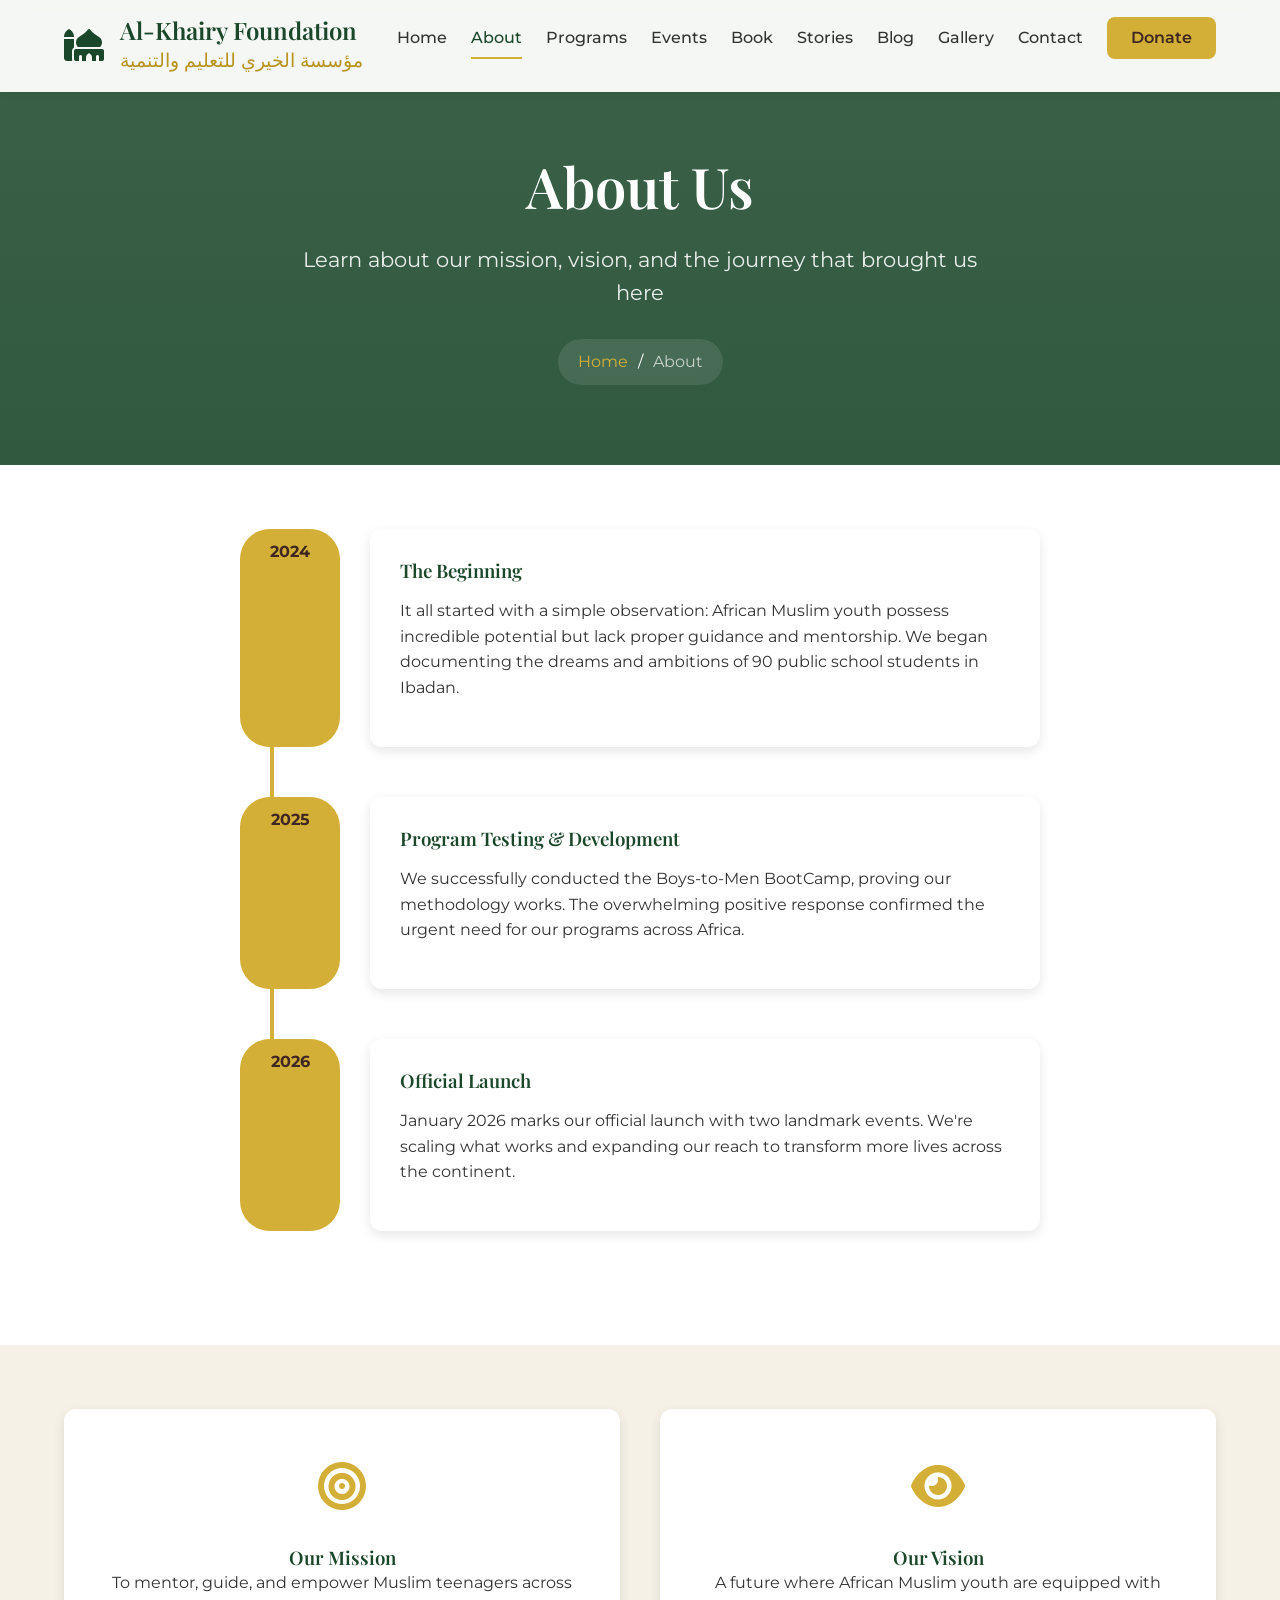
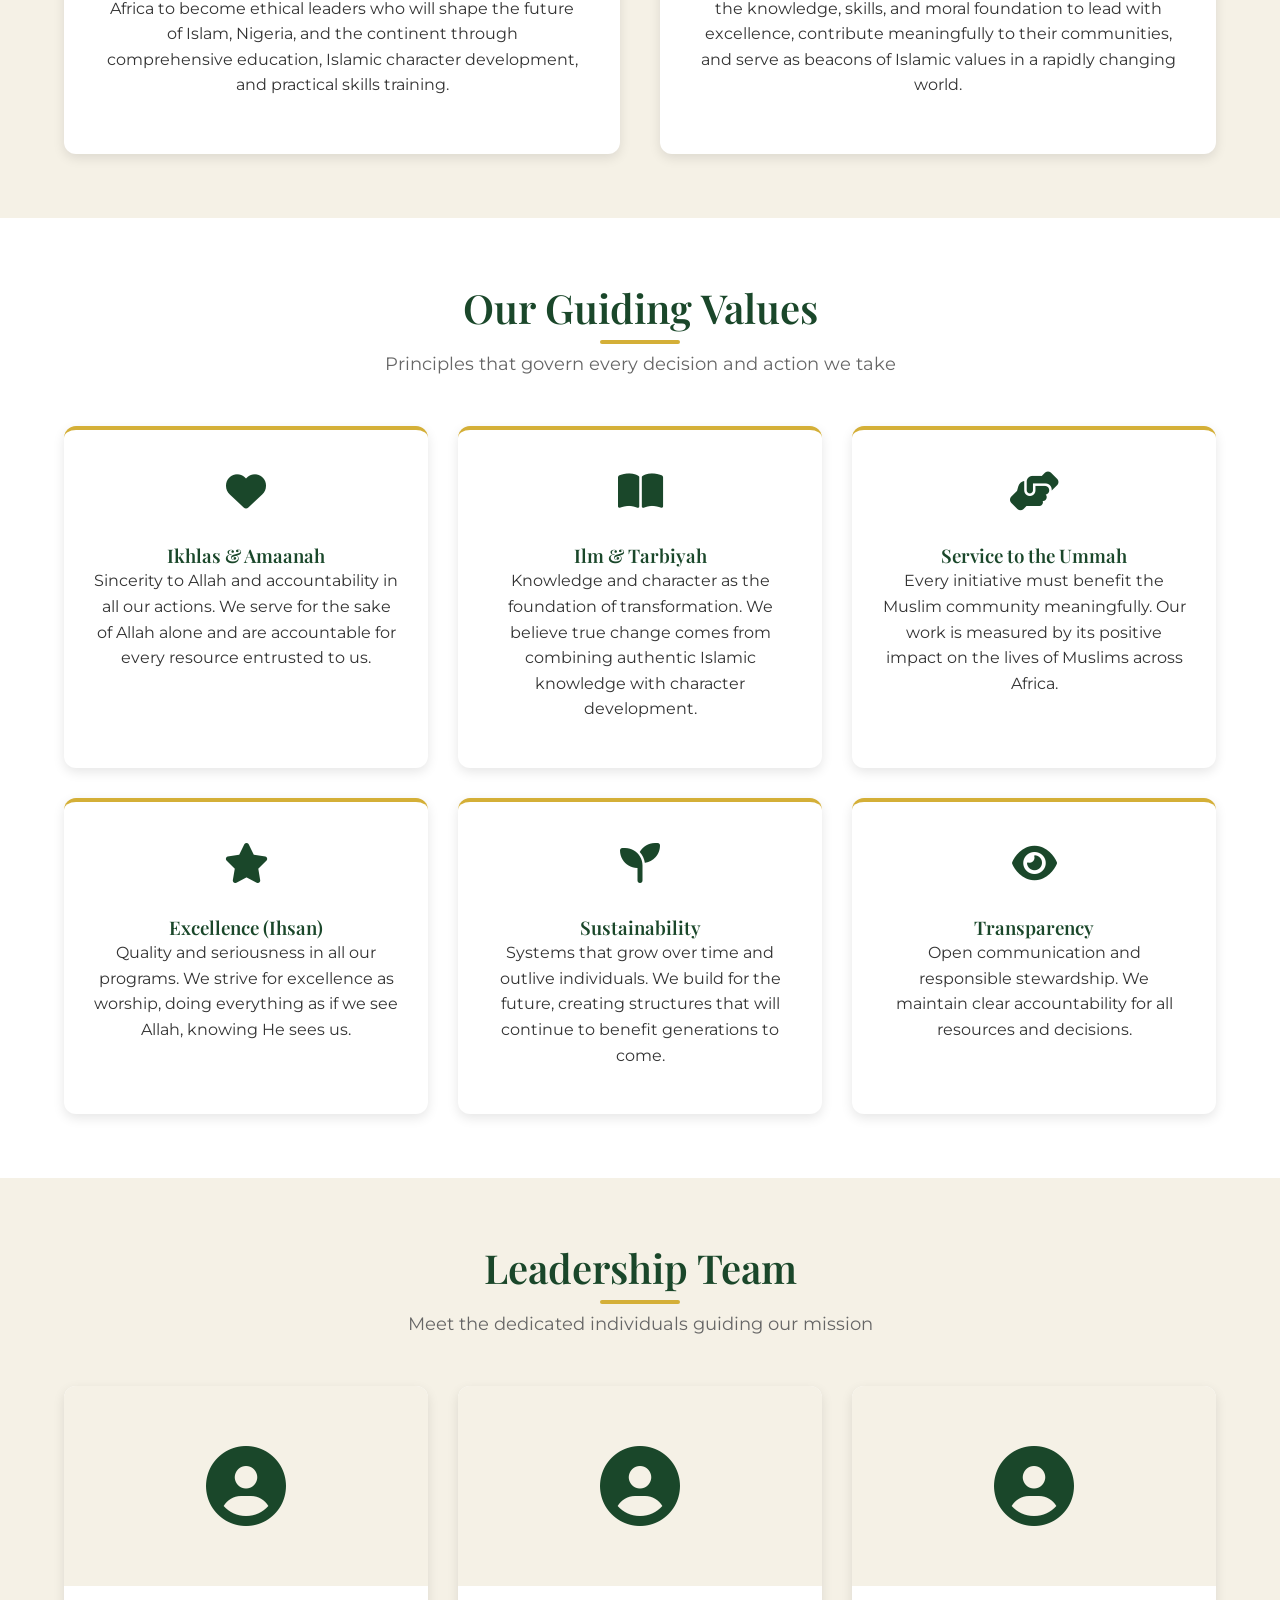
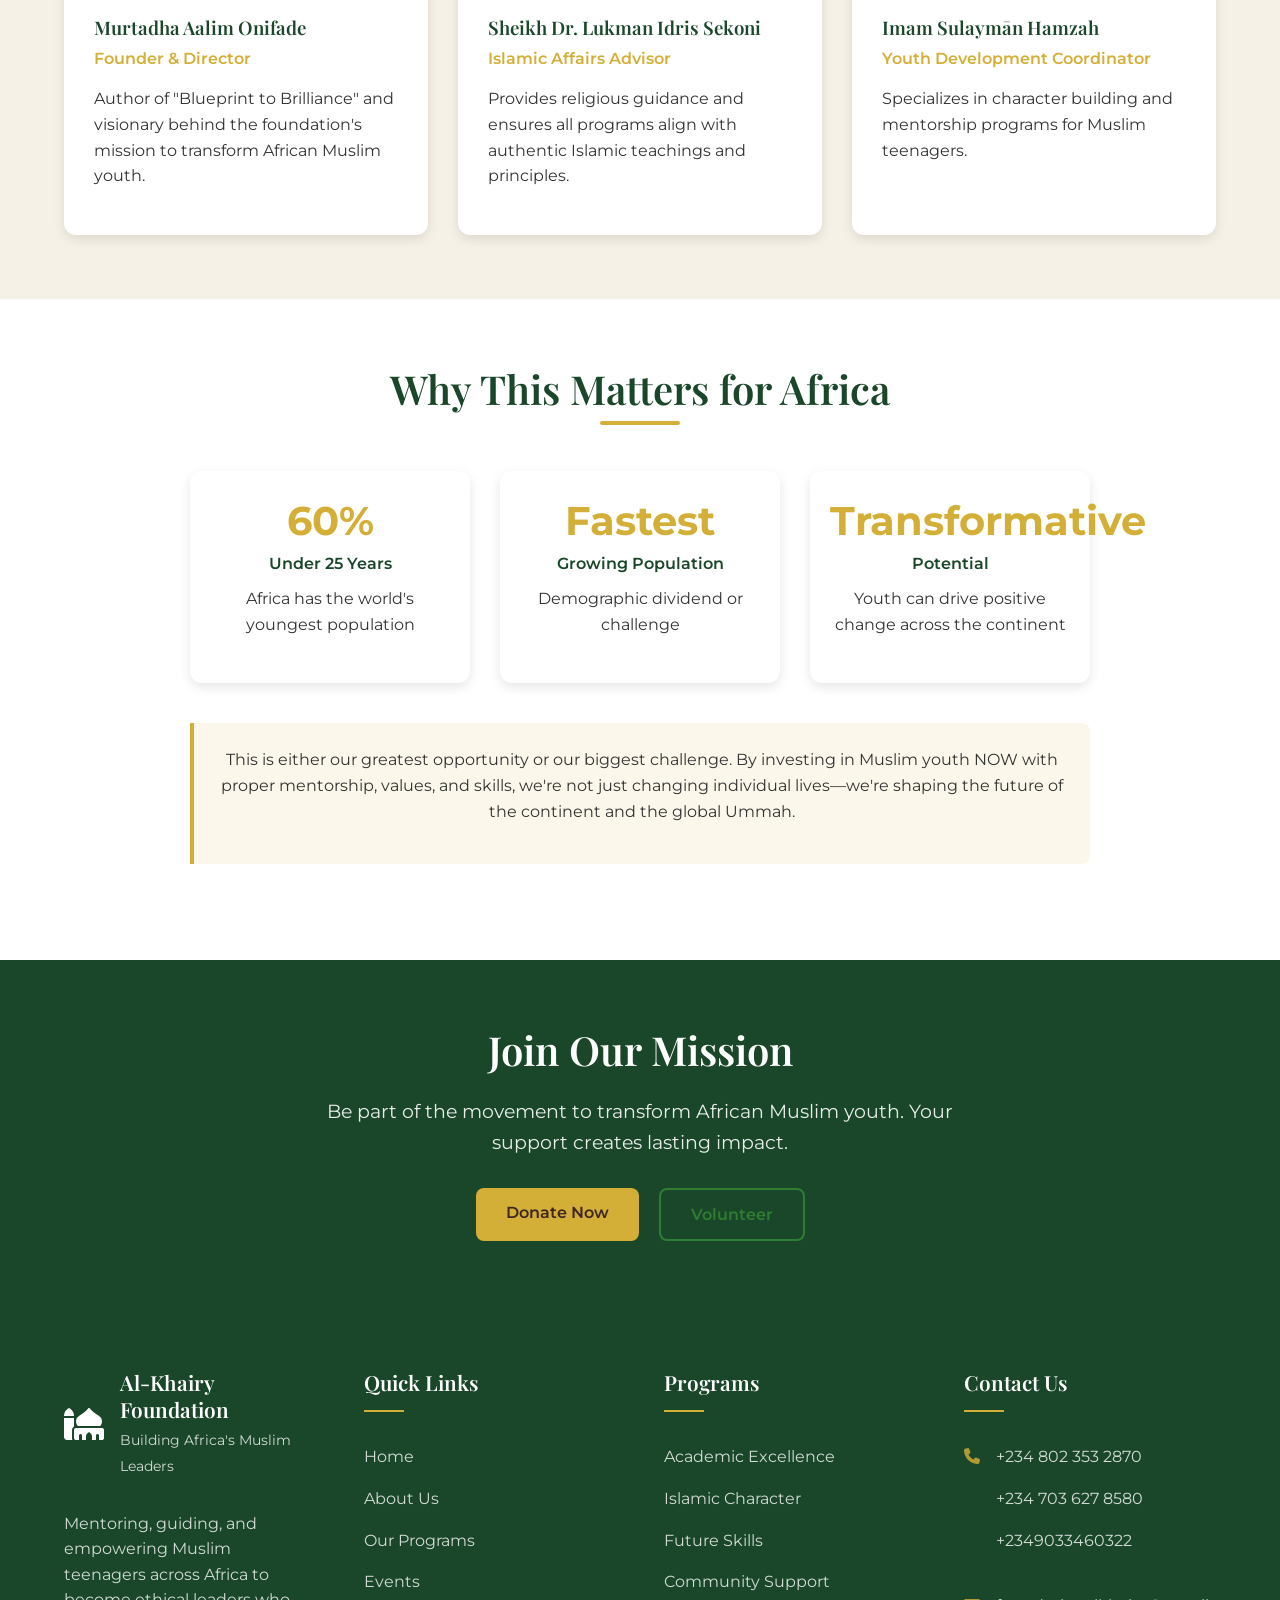
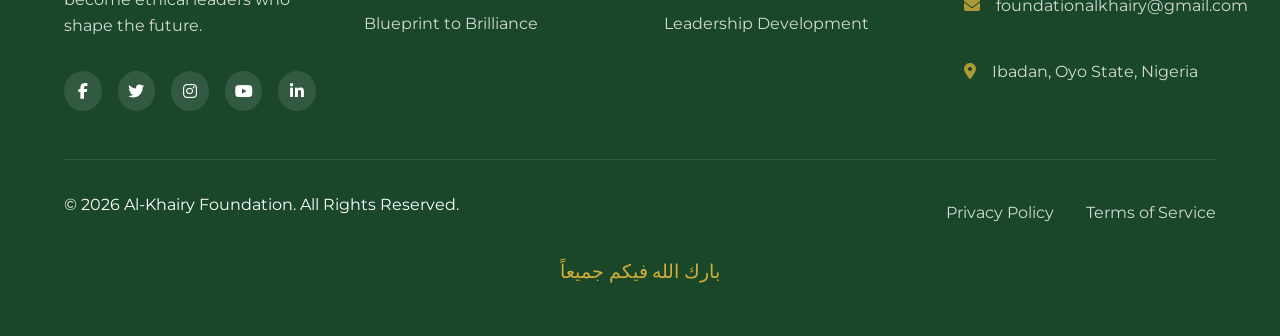
<file: about.html>
<!DOCTYPE html>
<html lang="en">
<head>
    <meta charset="UTF-8">
    <meta name="viewport" content="width=device-width, initial-scale=1.0">
    <title>About Us | Al-Khairy Foundation</title>
    <link rel="stylesheet" href="style.css">
    <link rel="stylesheet" href="https://cdnjs.cloudflare.com/ajax/libs/font-awesome/6.4.0/css/all.min.css">
    <link rel="preconnect" href="https://fonts.googleapis.com">
    <link rel="preconnect" href="https://fonts.gstatic.com" crossorigin>
    <link href="https://fonts.googleapis.com/css2?family=Montserrat:wght@300;400;500;600;700;800&family=Playfair+Display:wght@400;500;600;700&display=swap" rel="stylesheet">
    <link rel="icon" type="image/x-icon" href="assets/favicon.ico">
</head>
<body>
    <!-- Preloader -->
    <div class="preloader">
        <div class="preloader-content">
            <div class="logo-loader">
                <i class="fas fa-mosque"></i>
                <span>Al-Khairy Foundation</span>
            </div>
            <div class="loader"></div>
        </div>
    </div>

    <!-- Back to Top Button -->
    <button class="back-to-top">
        <i class="fas fa-arrow-up"></i>
    </button>

    <!-- Header & Navigation -->
    <header class="header">
        <div class="container header-container">
            <div class="logo">
                <a href="index.html" class="logo-link">
                    <div class="logo-icon">
                        <i class="fas fa-mosque"></i>
                    </div>
                    <div class="logo-text">
                        <h1>Al-Khairy Foundation</h1>
                        <span>مؤسسة الخيري للتعليم والتنمية</span>
                    </div>
                </a>
            </div>
            
            <button class="mobile-menu-btn" id="mobileMenuBtn">
                <span></span>
                <span></span>
                <span></span>
            </button>
            
            <nav class="main-nav" id="mainNav">
                <ul class="nav-list">
                    <li class="nav-item"><a href="index.html" class="nav-link">Home</a></li>
                    <li class="nav-item"><a href="about.html" class="nav-link active">About</a></li>
                    <li class="nav-item"><a href="programs.html" class="nav-link">Programs</a></li>
                    <li class="nav-item"><a href="events.html" class="nav-link">Events</a></li>
                    <li class="nav-item"><a href="book.html" class="nav-link">Book</a></li>
                    <li class="nav-item"><a href="stories.html" class="nav-link">Stories</a></li>
                    <li class="nav-item"><a href="blog.html" class="nav-link">Blog</a></li>
                    <li class="nav-item"><a href="gallery.html" class="nav-link">Gallery</a></li>
                    <li class="nav-item"><a href="contact.html" class="nav-link">Contact</a></li>
                    <li class="nav-item"><a href="donate.html" class="nav-link donate-btn">Donate</a></li>
                </ul>
            </nav>
        </div>
    </header>

    <!-- Page Header -->
    <section class="page-header parallax" data-rate="0.3">
        <div class="container">
            <div class="page-header-content animate-on-scroll">
                <h1 class="page-title">About Us</h1>
                <p class="page-subtitle">Learn about our mission, vision, and the journey that brought us here</p>
                <div class="breadcrumb">
                    <a href="index.html">Home</a> / <span>About</span>
                </div>
            </div>
        </div>
    </section>

    <!-- Our Story -->
    <section class="section-padding">
        <div class="container">
            <div class="story-timeline">
                <div class="timeline-item animate-on-scroll">
                    <div class="timeline-year">2024</div>
                    <div class="timeline-content">
                        <h3>The Beginning</h3>
                        <p>It all started with a simple observation: African Muslim youth possess incredible potential but lack proper guidance and mentorship. We began documenting the dreams and ambitions of 90 public school students in Ibadan.</p>
                    </div>
                </div>
                
                <div class="timeline-item animate-on-scroll" data-delay="0.1">
                    <div class="timeline-year">2025</div>
                    <div class="timeline-content">
                        <h3>Program Testing & Development</h3>
                        <p>We successfully conducted the Boys-to-Men BootCamp, proving our methodology works. The overwhelming positive response confirmed the urgent need for our programs across Africa.</p>
                    </div>
                </div>
                
                <div class="timeline-item animate-on-scroll" data-delay="0.2">
                    <div class="timeline-year">2026</div>
                    <div class="timeline-content">
                        <h3>Official Launch</h3>
                        <p>January 2026 marks our official launch with two landmark events. We're scaling what works and expanding our reach to transform more lives across the continent.</p>
                    </div>
                </div>
            </div>
        </div>
    </section>

    <!-- Mission & Vision -->
    <section class="section-padding bg-light">
        <div class="container">
            <div class="mission-vision-grid">
                <div class="mission-card animate-on-scroll">
                    <div class="card-icon">
                        <i class="fas fa-bullseye"></i>
                    </div>
                    <h3>Our Mission</h3>
                    <p>To mentor, guide, and empower Muslim teenagers across Africa to become ethical leaders who will shape the future of Islam, Nigeria, and the continent through comprehensive education, Islamic character development, and practical skills training.</p>
                </div>
                
                <div class="vision-card animate-on-scroll" data-delay="0.1">
                    <div class="card-icon">
                        <i class="fas fa-eye"></i>
                    </div>
                    <h3>Our Vision</h3>
                    <p>A future where African Muslim youth are equipped with the knowledge, skills, and moral foundation to lead with excellence, contribute meaningfully to their communities, and serve as beacons of Islamic values in a rapidly changing world.</p>
                </div>
            </div>
        </div>
    </section>

    <!-- Our Values -->
    <section class="section-padding">
        <div class="container">
            <div class="section-header animate-on-scroll">
                <h2 class="section-title">Our Guiding Values</h2>
                <p class="section-subtitle">Principles that govern every decision and action we take</p>
            </div>
            
            <div class="values-grid">
                <div class="value-item animate-on-scroll">
                    <div class="value-icon">
                        <i class="fas fa-heart"></i>
                    </div>
                    <h3>Ikhlas & Amaanah</h3>
                    <p>Sincerity to Allah and accountability in all our actions. We serve for the sake of Allah alone and are accountable for every resource entrusted to us.</p>
                </div>
                
                <div class="value-item animate-on-scroll" data-delay="0.1">
                    <div class="value-icon">
                        <i class="fas fa-book-open"></i>
                    </div>
                    <h3>Ilm & Tarbiyah</h3>
                    <p>Knowledge and character as the foundation of transformation. We believe true change comes from combining authentic Islamic knowledge with character development.</p>
                </div>
                
                <div class="value-item animate-on-scroll" data-delay="0.2">
                    <div class="value-icon">
                        <i class="fas fa-hands-helping"></i>
                    </div>
                    <h3>Service to the Ummah</h3>
                    <p>Every initiative must benefit the Muslim community meaningfully. Our work is measured by its positive impact on the lives of Muslims across Africa.</p>
                </div>
                
                <div class="value-item animate-on-scroll" data-delay="0.3">
                    <div class="value-icon">
                        <i class="fas fa-star"></i>
                    </div>
                    <h3>Excellence (Ihsan)</h3>
                    <p>Quality and seriousness in all our programs. We strive for excellence as worship, doing everything as if we see Allah, knowing He sees us.</p>
                </div>
                
                <div class="value-item animate-on-scroll" data-delay="0.4">
                    <div class="value-icon">
                        <i class="fas fa-seedling"></i>
                    </div>
                    <h3>Sustainability</h3>
                    <p>Systems that grow over time and outlive individuals. We build for the future, creating structures that will continue to benefit generations to come.</p>
                </div>
                
                <div class="value-item animate-on-scroll" data-delay="0.5">
                    <div class="value-icon">
                        <i class="fas fa-eye"></i>
                    </div>
                    <h3>Transparency</h3>
                    <p>Open communication and responsible stewardship. We maintain clear accountability for all resources and decisions.</p>
                </div>
            </div>
        </div>
    </section>

    <!-- Our Team -->
    <section class="section-padding bg-light">
        <div class="container">
            <div class="section-header animate-on-scroll">
                <h2 class="section-title">Leadership Team</h2>
                <p class="section-subtitle">Meet the dedicated individuals guiding our mission</p>
            </div>
            
            <div class="team-grid">
                <div class="team-member animate-on-scroll">
                    <div class="member-image">
                        <i class="fas fa-user-circle"></i>
                    </div>
                    <div class="member-info">
                        <h3>Murtadha Aalim Onifade</h3>
                        <span class="member-role">Founder & Director</span>
                        <p>Author of "Blueprint to Brilliance" and visionary behind the foundation's mission to transform African Muslim youth.</p>
                    </div>
                </div>
                
                <div class="team-member animate-on-scroll" data-delay="0.1">
                    <div class="member-image">
                        <i class="fas fa-user-circle"></i>
                    </div>
                    <div class="member-info">
                        <h3>Sheikh Dr. Lukman Idris Sekoni</h3>
                        <span class="member-role">Islamic Affairs Advisor</span>
                        <p>Provides religious guidance and ensures all programs align with authentic Islamic teachings and principles.</p>
                    </div>
                </div>
                
                <div class="team-member animate-on-scroll" data-delay="0.2">
                    <div class="member-image">
                        <i class="fas fa-user-circle"></i>
                    </div>
                    <div class="member-info">
                        <h3>Imam Sulaymān Hamzah</h3>
                        <span class="member-role">Youth Development Coordinator</span>
                        <p>Specializes in character building and mentorship programs for Muslim teenagers.</p>
                    </div>
                </div>
            </div>
        </div>
    </section>

    <!-- Why Africa Matters -->
    <section class="section-padding">
        <div class="container">
            <div class="africa-stats animate-on-scroll">
                <h2 class="section-title">Why This Matters for Africa</h2>
                
                <div class="stats-grid">
                    <div class="stat-box">
                        <div class="stat-number">60%</div>
                        <div class="stat-label">Under 25 Years</div>
                        <p>Africa has the world's youngest population</p>
                    </div>
                    
                    <div class="stat-box">
                        <div class="stat-number">Fastest</div>
                        <div class="stat-label">Growing Population</div>
                        <p>Demographic dividend or challenge</p>
                    </div>
                    
                    <div class="stat-box">
                        <div class="stat-number">Transformative</div>
                        <div class="stat-label">Potential</div>
                        <p>Youth can drive positive change across the continent</p>
                    </div>
                </div>
                
                <div class="highlight-box">
                    <p>This is either our greatest opportunity or our biggest challenge. By investing in Muslim youth NOW with proper mentorship, values, and skills, we're not just changing individual lives—we're shaping the future of the continent and the global Ummah.</p>
                </div>
            </div>
        </div>
    </section>

    <!-- CTA Section -->
    <section class="section-padding bg-primary">
        <div class="container">
            <div class="cta-content animate-on-scroll">
                <h2 class="cta-title">Join Our Mission</h2>
                <p class="cta-text">Be part of the movement to transform African Muslim youth. Your support creates lasting impact.</p>
                <div class="cta-buttons">
                    <a href="donate.html" class="btn btn-accent">Donate Now</a>
                    <a href="contact.html" class="btn btn-outline">Volunteer</a>
                </div>
            </div>
        </div>
    </section>

    <!-- Footer -->
    <footer class="footer">
        <div class="container">
            <div class="footer-grid">
                <div class="footer-col">
                    <div class="footer-logo">
                        <a href="index.html" class="logo-link">
                            <i class="fas fa-mosque"></i>
                            <div>
                                <h3>Al-Khairy Foundation</h3>
                                <span>Building Africa's Muslim Leaders</span>
                            </div>
                        </a>
                    </div>
                    <p class="footer-text">Mentoring, guiding, and empowering Muslim teenagers across Africa to become ethical leaders who shape the future.</p>
                    <div class="social-links">
                        <a href="#" class="social-link"><i class="fab fa-facebook-f"></i></a>
                        <a href="#" class="social-link"><i class="fab fa-twitter"></i></a>
                        <a href="#" class="social-link"><i class="fab fa-instagram"></i></a>
                        <a href="#" class="social-link"><i class="fab fa-youtube"></i></a>
                        <a href="#" class="social-link"><i class="fab fa-linkedin-in"></i></a>
                    </div>
                </div>
                
                <div class="footer-col">
                    <h4 class="footer-title">Quick Links</h4>
                    <ul class="footer-links">
                        <li><a href="index.html">Home</a></li>
                        <li><a href="about.html">About Us</a></li>
                        <li><a href="programs.html">Our Programs</a></li>
                        <li><a href="events.html">Events</a></li>
                        <li><a href="book.html">Blueprint to Brilliance</a></li>
                    </ul>
                </div>
                
                <div class="footer-col">
                    <h4 class="footer-title">Programs</h4>
                    <ul class="footer-links">
                        <li><a href="programs.html#academic">Academic Excellence</a></li>
                        <li><a href="programs.html#islamic">Islamic Character</a></li>
                        <li><a href="programs.html#skills">Future Skills</a></li>
                        <li><a href="programs.html#community">Community Support</a></li>
                        <li><a href="programs.html#leadership">Leadership Development</a></li>
                    </ul>
                </div>
                
                <div class="footer-col">
                    <h4 class="footer-title">Contact Us</h4>
                    <div class="contact-info">
                        <div class="contact-item">
                            <i class="fas fa-phone"></i>
                            <div>
                                <p>+234 802 353 2870</p>
                                <p>+234 703 627 8580</p>
                                <p>+2349033460322</p>

                            </div>
                        </div>
                        <div class="contact-item">
                            <i class="fas fa-envelope"></i>
                            <p>foundationalkhairy@gmail.com</p>
                        </div>
                        <div class="contact-item">
                            <i class="fas fa-map-marker-alt"></i>
                            <p>Ibadan, Oyo State, Nigeria</p>
                        </div>
                    </div>
                </div>
            </div>
            
            <div class="footer-bottom">
                <div class="footer-bottom-content">
                    <p>&copy; <span id="currentYear">2025</span> Al-Khairy Foundation. All Rights Reserved.</p>
                    <div class="footer-bottom-links">
                        <a href="privacy.html">Privacy Policy</a>
                        <a href="terms.html">Terms of Service</a>
                    </div>
                </div>
                <div class="arabic-text">
                    <p>بارك الله فيكم جميعاً</p>
                </div>
            </div>
        </div>
    </footer>

    <script src="script.js"></script>
    
    <!-- Additional styles for about page -->
    <style>
        .page-header {
            background: linear-gradient(rgba(26, 71, 42, 0.85), rgba(26, 71, 42, 0.9)), 
                        url('https://images.unsplash.com/photo-1517486808906-6ca8b3f8f4be?ixlib=rb-4.0.3&auto=format&fit=crop&w=1470&q=80');
            background-size: cover;
            background-position: center;
            background-attachment: fixed;
            color: white;
            padding: 150px 0 80px;
            text-align: center;
        }
        
        .page-title {
            font-size: 3.5rem;
            margin-bottom: 20px;
            color: white;
        }
        
        .page-subtitle {
            font-size: 1.3rem;
            opacity: 0.9;
            max-width: 700px;
            margin: 0 auto 30px;
        }
        
        .breadcrumb {
            display: inline-flex;
            gap: 10px;
            background-color: rgba(255, 255, 255, 0.1);
            backdrop-filter: blur(10px);
            padding: 10px 20px;
            border-radius: 30px;
        }
        
        .breadcrumb a {
            color: var(--accent-gold);
        }
        
        .breadcrumb span {
            color: rgba(255, 255, 255, 0.7);
        }
        
        .story-timeline {
            max-width: 800px;
            margin: 0 auto;
            position: relative;
        }
        
        .story-timeline::before {
            content: '';
            position: absolute;
            left: 30px;
            top: 0;
            bottom: 0;
            width: 4px;
            background-color: var(--accent-gold);
        }
        
        .timeline-item {
            display: flex;
            margin-bottom: 50px;
            position: relative;
        }
        
        .timeline-year {
            background-color: var(--accent-gold);
            color: var(--dark-brown);
            font-weight: 700;
            padding: 10px 20px;
            border-radius: 30px;
            margin-right: 30px;
            min-width: 100px;
            text-align: center;
            z-index: 1;
        }
        
        .timeline-content {
            flex: 1;
            background-color: var(--white);
            padding: 30px;
            border-radius: var(--border-radius-lg);
            box-shadow: var(--shadow-md);
        }
        
        .timeline-content h3 {
            margin-bottom: 15px;
        }
        
        .mission-vision-grid {
            display: grid;
            grid-template-columns: repeat(auto-fit, minmax(300px, 1fr));
            gap: 40px;
        }
        
        .mission-card, .vision-card {
            background-color: var(--white);
            padding: 40px;
            border-radius: var(--border-radius-lg);
            text-align: center;
            box-shadow: var(--shadow-md);
            transition: var(--transition-normal);
        }
        
        .mission-card:hover, .vision-card:hover {
            transform: translateY(-10px);
            box-shadow: var(--shadow-lg);
        }
        
        .card-icon {
            font-size: 3rem;
            color: var(--accent-gold);
            margin-bottom: 20px;
        }
        
        .values-grid {
            display: grid;
            grid-template-columns: repeat(auto-fit, minmax(300px, 1fr));
            gap: 30px;
        }
        
        .value-item {
            background-color: var(--white);
            padding: 30px;
            border-radius: var(--border-radius-lg);
            text-align: center;
            box-shadow: var(--shadow-md);
            border-top: 4px solid var(--accent-gold);
            transition: var(--transition-normal);
        }
        
        .value-item:hover {
            transform: translateY(-10px);
            box-shadow: var(--shadow-lg);
        }
        
        .value-icon {
            font-size: 2.5rem;
            color: var(--primary-green);
            margin-bottom: 20px;
        }
        
        .team-grid {
            display: grid;
            grid-template-columns: repeat(auto-fit, minmax(300px, 1fr));
            gap: 30px;
        }
        
        .team-member {
            background-color: var(--white);
            border-radius: var(--border-radius-lg);
            overflow: hidden;
            box-shadow: var(--shadow-md);
            transition: var(--transition-normal);
        }
        
        .team-member:hover {
            transform: translateY(-10px);
            box-shadow: var(--shadow-lg);
        }
        
        .member-image {
            height: 200px;
            background-color: var(--light-beige);
            display: flex;
            align-items: center;
            justify-content: center;
            font-size: 5rem;
            color: var(--primary-green);
        }
        
        .member-info {
            padding: 30px;
        }
        
        .member-info h3 {
            margin-bottom: 5px;
        }
        
        .member-role {
            color: var(--accent-gold);
            font-weight: 600;
            display: block;
            margin-bottom: 15px;
        }
        
        .africa-stats {
            text-align: center;
            max-width: 900px;
            margin: 0 auto;
        }
        
        .stats-grid {
            display: grid;
            grid-template-columns: repeat(auto-fit, minmax(200px, 1fr));
            gap: 30px;
            margin: 40px 0;
        }
        
        .stat-box {
            background-color: var(--white);
            padding: 30px 20px;
            border-radius: var(--border-radius-lg);
            box-shadow: var(--shadow-md);
        }
        
        .stat-box .stat-number {
            font-size: 2.5rem;
            font-weight: 700;
            color: var(--accent-gold);
            margin-bottom: 10px;
        }
        
        .stat-box .stat-label {
            font-weight: 600;
            color: var(--primary-green);
            margin-bottom: 10px;
        }
        
        .cta-content {
            text-align: center;
            max-width: 700px;
            margin: 0 auto;
        }
        
        .cta-title {
            color: white;
            font-size: 2.5rem;
            margin-bottom: 20px;
        }
        
        .cta-text {
            font-size: 1.2rem;
            opacity: 0.9;
            margin-bottom: 30px;
        }
        
        .cta-buttons {
            display: flex;
            gap: 20px;
            justify-content: center;
        }
        
        @media (max-width: 768px) {
            .page-title {
                font-size: 2.5rem;
            }
            
            .story-timeline::before {
                left: 20px;
            }
            
            .timeline-year {
                margin-right: 20px;
                min-width: 80px;
            }
            
            .cta-buttons {
                flex-direction: column;
                align-items: center;
            }
            
            .cta-buttons .btn {
                width: 100%;
                max-width: 300px;
            }
        }
    </style>
</body>
</html>
</file>
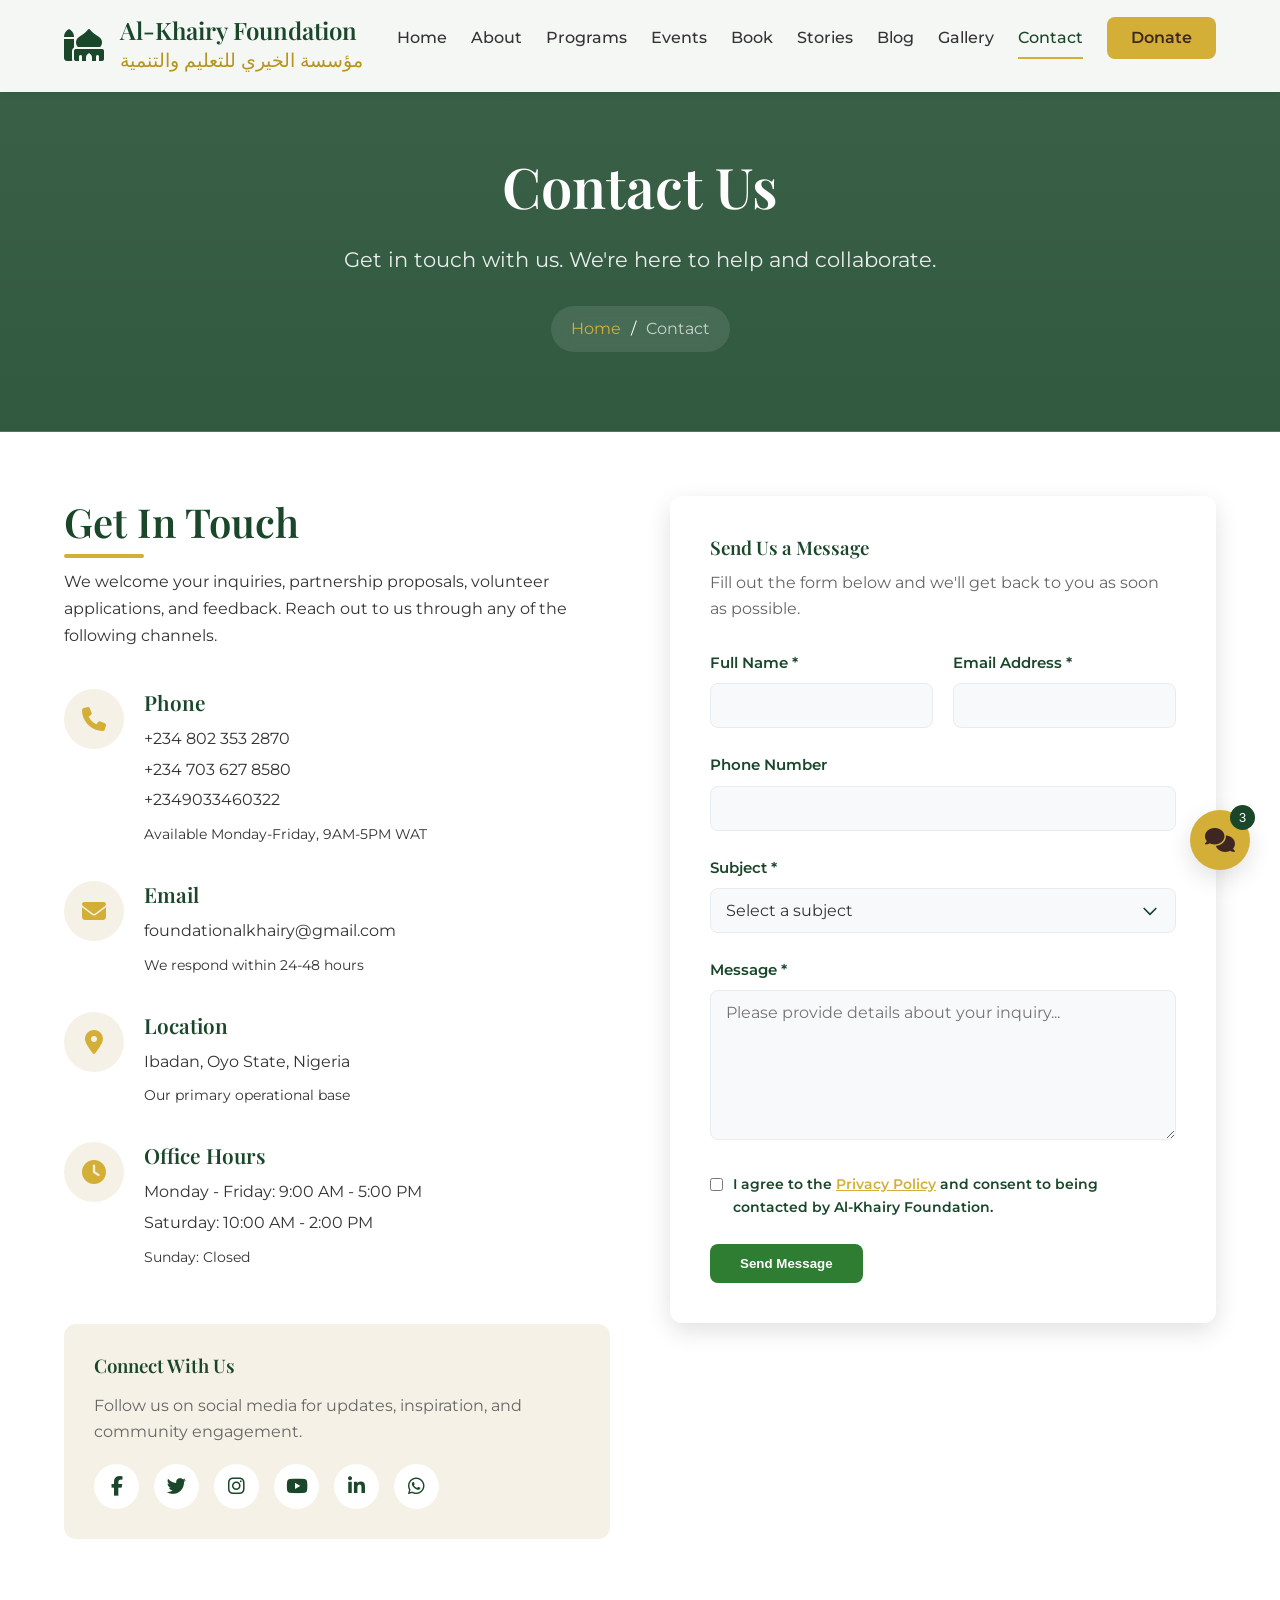
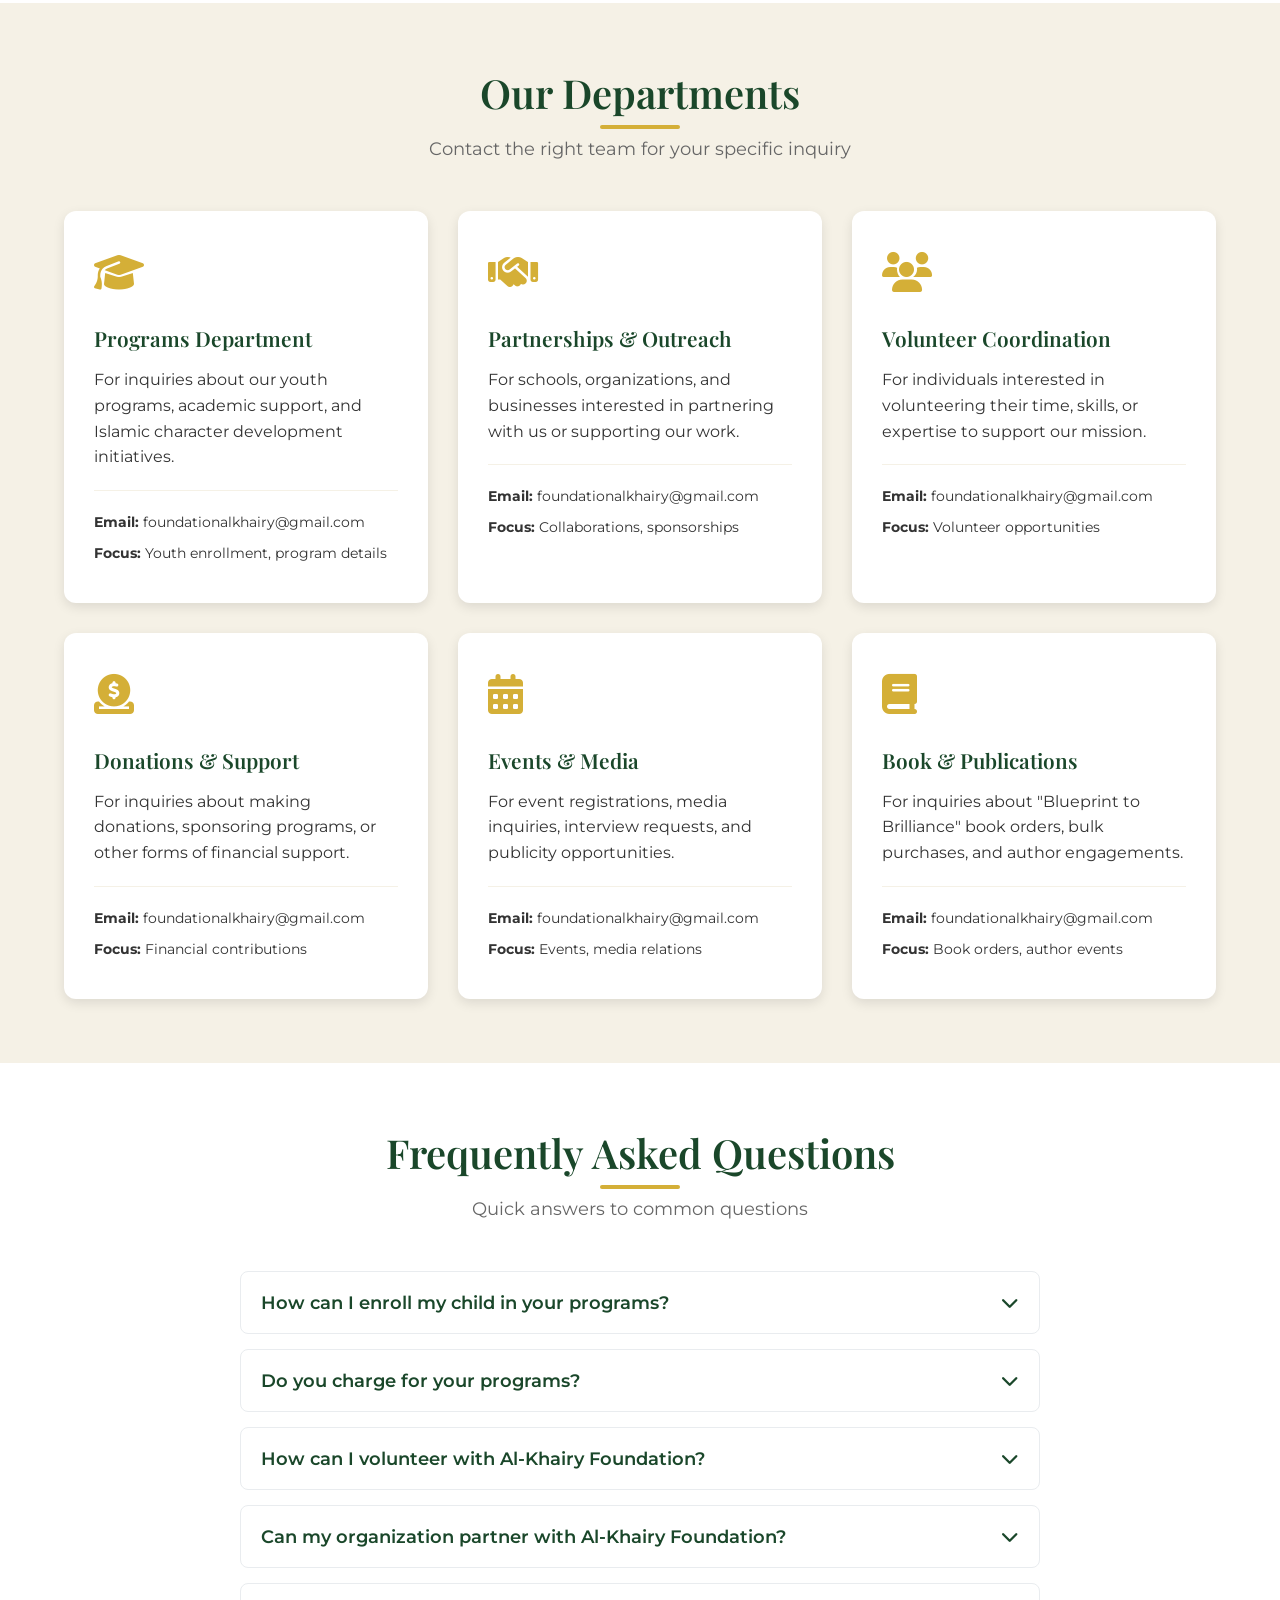
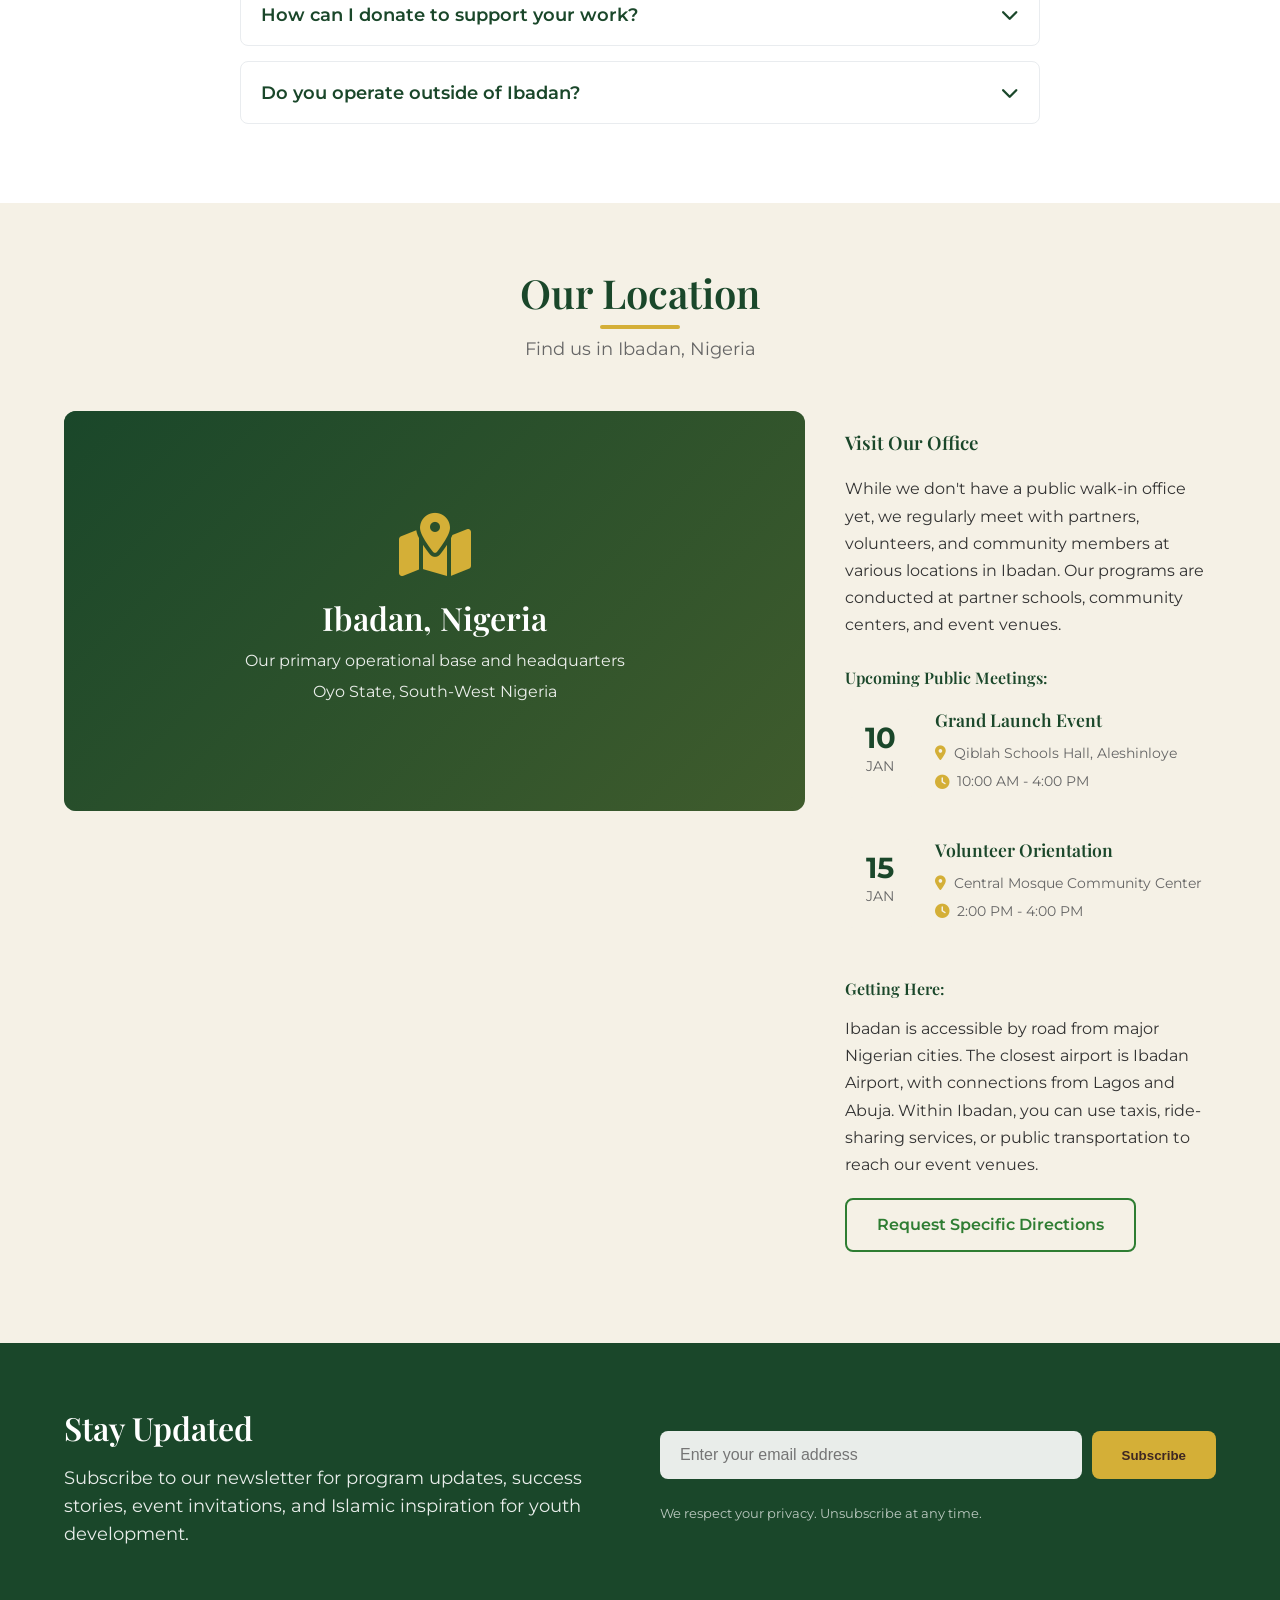
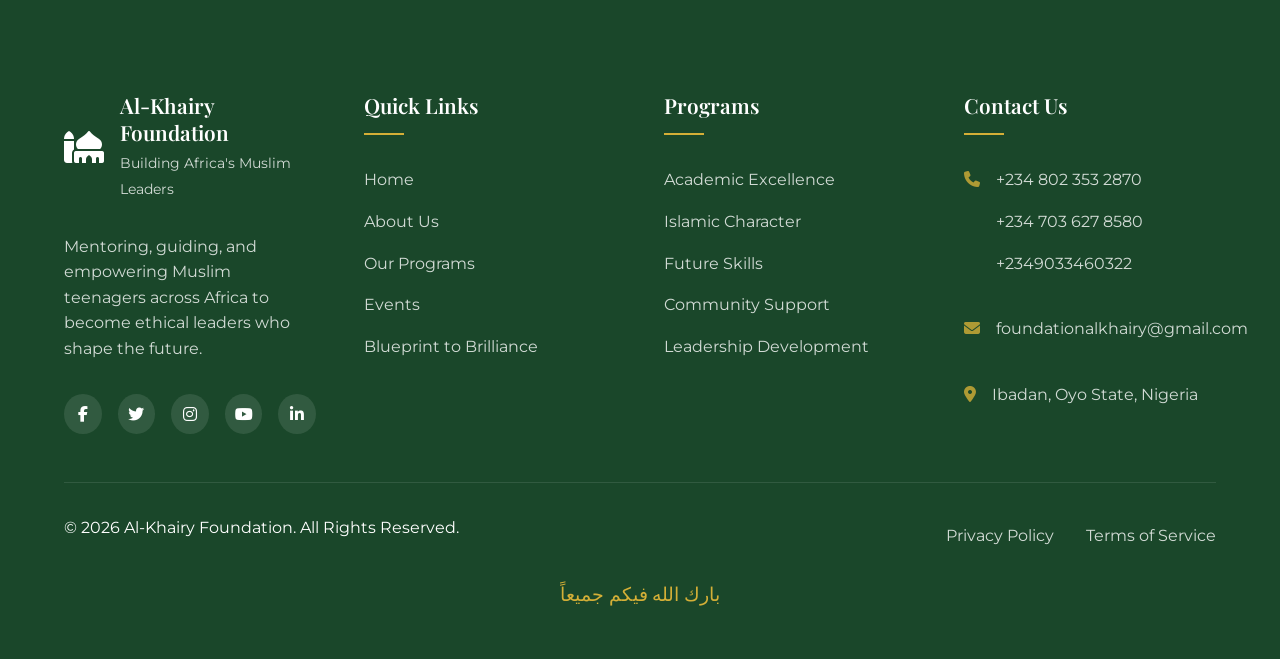
<file: contact.html>
<!DOCTYPE html>
<html lang="en">
<head>
    <meta charset="UTF-8">
    <meta name="viewport" content="width=device-width, initial-scale=1.0">
    <title>Contact Us | Al-Khairy Foundation</title>
    <link rel="stylesheet" href="style.css">
    <link rel="stylesheet" href="https://cdnjs.cloudflare.com/ajax/libs/font-awesome/6.4.0/css/all.min.css">
    <link rel="preconnect" href="https://fonts.googleapis.com">
    <link rel="preconnect" href="https://fonts.gstatic.com" crossorigin>
    <link href="https://fonts.googleapis.com/css2?family=Montserrat:wght@300;400;500;600;700;800&family=Playfair+Display:wght@400;500;600;700&display=swap" rel="stylesheet">
    <link rel="icon" type="image/x-icon" href="assets/favicon.ico">
</head>
<body>
    <!-- Preloader -->
    <div class="preloader">
        <div class="preloader-content">
            <div class="logo-loader">
                <i class="fas fa-mosque"></i>
                <span>Al-Khairy Foundation</span>
            </div>
            <div class="loader"></div>
        </div>
    </div>

    <!-- Back to Top Button -->
    <button class="back-to-top">
        <i class="fas fa-arrow-up"></i>
    </button>

    <!-- Header & Navigation -->
    <header class="header">
        <div class="container header-container">
            <div class="logo">
                <a href="index.html" class="logo-link">
                    <div class="logo-icon">
                        <i class="fas fa-mosque"></i>
                    </div>
                    <div class="logo-text">
                        <h1>Al-Khairy Foundation</h1>
                        <span>مؤسسة الخيري للتعليم والتنمية</span>
                    </div>
                </a>
            </div>
            
            <button class="mobile-menu-btn" id="mobileMenuBtn">
                <span></span>
                <span></span>
                <span></span>
            </button>
            
            <nav class="main-nav" id="mainNav">
                <ul class="nav-list">
                    <li class="nav-item"><a href="index.html" class="nav-link">Home</a></li>
                    <li class="nav-item"><a href="about.html" class="nav-link">About</a></li>
                    <li class="nav-item"><a href="programs.html" class="nav-link">Programs</a></li>
                    <li class="nav-item"><a href="events.html" class="nav-link">Events</a></li>
                    <li class="nav-item"><a href="book.html" class="nav-link">Book</a></li>
                    <li class="nav-item"><a href="stories.html" class="nav-link">Stories</a></li>
                    <li class="nav-item"><a href="blog.html" class="nav-link">Blog</a></li>
                    <li class="nav-item"><a href="gallery.html" class="nav-link">Gallery</a></li>
                    <li class="nav-item"><a href="contact.html" class="nav-link active">Contact</a></li>
                    <li class="nav-item"><a href="donate.html" class="nav-link donate-btn">Donate</a></li>
                </ul>
            </nav>
        </div>
    </header>

    <!-- Page Header -->
    <section class="page-header parallax" data-rate="0.3">
        <div class="container">
            <div class="page-header-content animate-on-scroll">
                <h1 class="page-title">Contact Us</h1>
                <p class="page-subtitle">Get in touch with us. We're here to help and collaborate.</p>
                <div class="breadcrumb">
                    <a href="index.html">Home</a> / <span>Contact</span>
                </div>
            </div>
        </div>
    </section>

    <!-- Contact Info & Form -->
    <section class="contact-section section-padding">
        <div class="container">
            <div class="contact-container">
                <div class="contact-info-side animate-on-scroll">
                    <h2 class="section-title">Get In Touch</h2>
                    <p class="contact-intro">We welcome your inquiries, partnership proposals, volunteer applications, and feedback. Reach out to us through any of the following channels.</p>
                    
                    <div class="contact-methods">
                        <div class="contact-method">
                            <div class="method-icon">
                                <i class="fas fa-phone"></i>
                            </div>
                            <div class="method-content">
                                <h3>Phone</h3>
                                <p>+234 802 353 2870</p>
                                <p>+234 703 627 8580</p>
                                <p>+2349033460322</p>
                                <p class="method-note">Available Monday-Friday, 9AM-5PM WAT</p>
                            </div>
                        </div>
                        
                        <div class="contact-method">
                            <div class="method-icon">
                                <i class="fas fa-envelope"></i>
                            </div>
                            <div class="method-content">
                                <h3>Email</h3>
                                <p>foundationalkhairy@gmail.com</p>
                                <p class="method-note">We respond within 24-48 hours</p>
                            </div>
                        </div>
                        
                        <div class="contact-method">
                            <div class="method-icon">
                                <i class="fas fa-map-marker-alt"></i>
                            </div>
                            <div class="method-content">
                                <h3>Location</h3>
                                <p>Ibadan, Oyo State, Nigeria</p>
                                <p class="method-note">Our primary operational base</p>
                            </div>
                        </div>
                        
                        <div class="contact-method">
                            <div class="method-icon">
                                <i class="fas fa-clock"></i>
                            </div>
                            <div class="method-content">
                                <h3>Office Hours</h3>
                                <p>Monday - Friday: 9:00 AM - 5:00 PM</p>
                                <p>Saturday: 10:00 AM - 2:00 PM</p>
                                <p class="method-note">Sunday: Closed</p>
                            </div>
                        </div>
                    </div>
                    
                    <div class="social-contact">
                        <h3>Connect With Us</h3>
                        <p>Follow us on social media for updates, inspiration, and community engagement.</p>
                        <div class="social-icons">
                            <a href="#" class="social-icon"><i class="fab fa-facebook-f"></i></a>
                            <a href="#" class="social-icon"><i class="fab fa-twitter"></i></a>
                            <a href="#" class="social-icon"><i class="fab fa-instagram"></i></a>
                            <a href="#" class="social-icon"><i class="fab fa-youtube"></i></a>
                            <a href="#" class="social-icon"><i class="fab fa-linkedin-in"></i></a>
                            <a href="#" class="social-icon"><i class="fab fa-whatsapp"></i></a>
                        </div>
                    </div>
                </div>
                
                <div class="contact-form-side animate-on-scroll" data-delay="0.1">
                    <div class="contact-form-card">
                        <h3>Send Us a Message</h3>
                        <p>Fill out the form below and we'll get back to you as soon as possible.</p>
                        
                        <form id="contactForm">
                            <div class="form-row">
                                <div class="form-group">
                                    <label for="contactName">Full Name *</label>
                                    <input type="text" id="contactName" class="form-control" required>
                                </div>
                                <div class="form-group">
                                    <label for="contactEmail">Email Address *</label>
                                    <input type="email" id="contactEmail" class="form-control" required>
                                </div>
                            </div>
                            
                            <div class="form-group">
                                <label for="contactPhone">Phone Number</label>
                                <input type="tel" id="contactPhone" class="form-control">
                            </div>
                            
                            <div class="form-group">
                                <label for="contactSubject">Subject *</label>
                                <select id="contactSubject" class="form-control" required>
                                    <option value="">Select a subject</option>
                                    <option value="general">General Inquiry</option>
                                    <option value="programs">Program Information</option>
                                    <option value="volunteer">Volunteer Opportunity</option>
                                    <option value="partnership">Partnership Proposal</option>
                                    <option value="donation">Donation Inquiry</option>
                                    <option value="event">Event Information</option>
                                    <option value="book">Book Inquiry</option>
                                    <option value="media">Media Inquiry</option>
                                    <option value="other">Other</option>
                                </select>
                            </div>
                            
                            <div class="form-group">
                                <label for="contactMessage">Message *</label>
                                <textarea id="contactMessage" class="form-control" rows="6" required placeholder="Please provide details about your inquiry..."></textarea>
                            </div>
                            
                            <div class="form-group">
                                <label class="checkbox-label">
                                    <input type="checkbox" required>
                                    <span>I agree to the <a href="privacy.html">Privacy Policy</a> and consent to being contacted by Al-Khairy Foundation.</span>
                                </label>
                            </div>
                            
                            <button type="submit" class="btn btn-primary">Send Message</button>
                        </form>
                    </div>
                </div>
            </div>
        </div>
    </section>

    <!-- Departments & Teams -->
    <section class="departments-section section-padding bg-light">
        <div class="container">
            <div class="section-header animate-on-scroll">
                <h2 class="section-title">Our Departments</h2>
                <p class="section-subtitle">Contact the right team for your specific inquiry</p>
            </div>
            
            <div class="departments-grid">
                <div class="department-card animate-on-scroll">
                    <div class="department-icon">
                        <i class="fas fa-graduation-cap"></i>
                    </div>
                    <div class="department-content">
                        <h3>Programs Department</h3>
                        <p>For inquiries about our youth programs, academic support, and Islamic character development initiatives.</p>
                        <div class="department-contact">
                            <p><strong>Email:</strong> foundationalkhairy@gmail.com</p>
                            <p><strong>Focus:</strong> Youth enrollment, program details</p>
                        </div>
                    </div>
                </div>
                
                <div class="department-card animate-on-scroll" data-delay="0.1">
                    <div class="department-icon">
                        <i class="fas fa-handshake"></i>
                    </div>
                    <div class="department-content">
                        <h3>Partnerships & Outreach</h3>
                        <p>For schools, organizations, and businesses interested in partnering with us or supporting our work.</p>
                        <div class="department-contact">
                            <p><strong>Email:</strong> foundationalkhairy@gmail.com</p>
                            <p><strong>Focus:</strong> Collaborations, sponsorships</p>
                        </div>
                    </div>
                </div>
                
                <div class="department-card animate-on-scroll" data-delay="0.2">
                    <div class="department-icon">
                        <i class="fas fa-users"></i>
                    </div>
                    <div class="department-content">
                        <h3>Volunteer Coordination</h3>
                        <p>For individuals interested in volunteering their time, skills, or expertise to support our mission.</p>
                        <div class="department-contact">
                            <p><strong>Email:</strong> foundationalkhairy@gmail.com</p>
                            <p><strong>Focus:</strong> Volunteer opportunities</p>
                        </div>
                    </div>
                </div>
                
                <div class="department-card animate-on-scroll" data-delay="0.3">
                    <div class="department-icon">
                        <i class="fas fa-donate"></i>
                    </div>
                    <div class="department-content">
                        <h3>Donations & Support</h3>
                        <p>For inquiries about making donations, sponsoring programs, or other forms of financial support.</p>
                        <div class="department-contact">
                            <p><strong>Email:</strong> foundationalkhairy@gmail.com</p>
                            <p><strong>Focus:</strong> Financial contributions</p>
                        </div>
                    </div>
                </div>
                
                <div class="department-card animate-on-scroll" data-delay="0.4">
                    <div class="department-icon">
                        <i class="fas fa-calendar-alt"></i>
                    </div>
                    <div class="department-content">
                        <h3>Events & Media</h3>
                        <p>For event registrations, media inquiries, interview requests, and publicity opportunities.</p>
                        <div class="department-contact">
                            <p><strong>Email:</strong> foundationalkhairy@gmail.com</p>
                            <p><strong>Focus:</strong> Events, media relations</p>
                        </div>
                    </div>
                </div>
                
                <div class="department-card animate-on-scroll" data-delay="0.5">
                    <div class="department-icon">
                        <i class="fas fa-book"></i>
                    </div>
                    <div class="department-content">
                        <h3>Book & Publications</h3>
                        <p>For inquiries about "Blueprint to Brilliance" book orders, bulk purchases, and author engagements.</p>
                        <div class="department-contact">
                            <p><strong>Email:</strong> foundationalkhairy@gmail.com</p>
                            <p><strong>Focus:</strong> Book orders, author events</p>
                        </div>
                    </div>
                </div>
            </div>
        </div>
    </section>

    <!-- FAQ Section -->
    <section class="faq-section section-padding">
        <div class="container">
            <div class="section-header animate-on-scroll">
                <h2 class="section-title">Frequently Asked Questions</h2>
                <p class="section-subtitle">Quick answers to common questions</p>
            </div>
            
            <div class="faq-container">
                <div class="faq-item animate-on-scroll">
                    <button class="faq-question">
                        <span>How can I enroll my child in your programs?</span>
                        <i class="fas fa-chevron-down"></i>
                    </button>
                    <div class="faq-answer">
                        <p>You can enroll your child by contacting our Programs Department at foundationalkhairy@gmail.com or calling +234 802 353 2870, +234 703 627 8580, or +2349033460322. We'll guide you through the enrollment process, which typically includes an initial assessment, program orientation, and registration. Most programs have specific intake periods, so we recommend contacting us at least one month before the program start date.</p>
                    </div>
                </div>
                
                <div class="faq-item animate-on-scroll" data-delay="0.1">
                    <button class="faq-question">
                        <span>Do you charge for your programs?</span>
                        <i class="fas fa-chevron-down"></i>
                    </button>
                    <div class="faq-answer">
                        <p>Many of our core programs are offered free of charge or at highly subsidized rates to ensure accessibility. Some specialized programs or materials may have associated costs, but we offer scholarships and financial assistance for families in need. Our goal is to never turn away a student due to financial constraints. Contact us to discuss specific program fees and available support options.</p>
                    </div>
                </div>
                
                <div class="faq-item animate-on-scroll" data-delay="0.2">
                    <button class="faq-question">
                        <span>How can I volunteer with Al-Khairy Foundation?</span>
                        <i class="fas fa-chevron-down"></i>
                    </button>
                    <div class="faq-answer">
                        <p>We welcome volunteers in various capacities: as tutors, mentors, event organizers, administrative support, and more. To volunteer, please email foundationalkhairy@gmail.com with your areas of interest, skills, and availability. We'll schedule an orientation session and match you with suitable opportunities. All volunteers undergo a screening process and receive training specific to their role.</p>
                    </div>
                </div>
                
                <div class="faq-item animate-on-scroll" data-delay="0.3">
                    <button class="faq-question">
                        <span>Can my organization partner with Al-Khairy Foundation?</span>
                        <i class="fas fa-chevron-down"></i>
                    </button>
                    <div class="faq-answer">
                        <p>Yes! We partner with schools, mosques, businesses, and other organizations. Partnership opportunities include program implementation, resource sharing, sponsorship, and collaborative events. Please contact our Partnerships Department at foundationalkhairy@gmail.com with details about your organization and proposed collaboration. We'll schedule a meeting to explore mutually beneficial partnership models.</p>
                    </div>
                </div>
                
                <div class="faq-item animate-on-scroll" data-delay="0.4">
                    <button class="faq-question">
                        <span>How can I donate to support your work?</span>
                        <i class="fas fa-chevron-down"></i>
                    </button>
                    <div class="faq-answer">
                        <p>You can donate through bank transfer, online payment, or in-person at our events. Visit our <a href="donate.html">Donate page</a> for detailed information on donation methods. We accept one-time donations, monthly recurring donations, and program-specific sponsorships. All donations are tax-deductible, and we provide official receipts for your records. For large donations or specific project funding, please contact foundationalkhairy@gmail.com.</p>
                    </div>
                </div>
                
                <div class="faq-item animate-on-scroll" data-delay="0.5">
                    <button class="faq-question">
                        <span>Do you operate outside of Ibadan?</span>
                        <i class="fas fa-chevron-down"></i>
                    </button>
                    <div class="faq-answer">
                        <p>While our headquarters is in Ibadan, we work with partner organizations and schools across Nigeria and plan to expand to other African countries. We also offer some online programs accessible from anywhere. If you're interested in bringing our programs to your community, please contact our Partnerships Department to discuss expansion opportunities, training for local facilitators, or establishing affiliate programs.</p>
                    </div>
                </div>
            </div>
        </div>
    </section>

    <!-- Map & Location -->
    <section class="map-section section-padding bg-light">
        <div class="container">
            <div class="section-header animate-on-scroll">
                <h2 class="section-title">Our Location</h2>
                <p class="section-subtitle">Find us in Ibadan, Nigeria</p>
            </div>
            
            <div class="map-container">
                <div class="map-placeholder animate-on-scroll">
                    <div class="map-content">
                        <i class="fas fa-map-marked-alt"></i>
                        <h3>Ibadan, Nigeria</h3>
                        <p>Our primary operational base and headquarters</p>
                        <p>Oyo State, South-West Nigeria</p>
                    </div>
                </div>
                
                <div class="location-details animate-on-scroll" data-delay="0.2">
                    <h3>Visit Our Office</h3>
                    <p>While we don't have a public walk-in office yet, we regularly meet with partners, volunteers, and community members at various locations in Ibadan. Our programs are conducted at partner schools, community centers, and event venues.</p>
                    
                    <div class="visit-info">
                        <h4>Upcoming Public Meetings:</h4>
                        <div class="meeting-item">
                            <div class="meeting-date">
                                <span class="day">10</span>
                                <span class="month">Jan</span>
                            </div>
                            <div class="meeting-details">
                                <h5>Grand Launch Event</h5>
                                <p><i class="fas fa-map-marker-alt"></i> Qiblah Schools Hall, Aleshinloye</p>
                                <p><i class="fas fa-clock"></i> 10:00 AM - 4:00 PM</p>
                            </div>
                        </div>
                        
                        <div class="meeting-item">
                            <div class="meeting-date">
                                <span class="day">15</span>
                                <span class="month">Jan</span>
                            </div>
                            <div class="meeting-details">
                                <h5>Volunteer Orientation</h5>
                                <p><i class="fas fa-map-marker-alt"></i> Central Mosque Community Center</p>
                                <p><i class="fas fa-clock"></i> 2:00 PM - 4:00 PM</p>
                            </div>
                        </div>
                    </div>
                    
                    <div class="direction-info">
                        <h4>Getting Here:</h4>
                        <p>Ibadan is accessible by road from major Nigerian cities. The closest airport is Ibadan Airport, with connections from Lagos and Abuja. Within Ibadan, you can use taxis, ride-sharing services, or public transportation to reach our event venues.</p>
                        <a href="contact.html#contactForm" class="btn btn-outline">Request Specific Directions</a>
                    </div>
                </div>
            </div>
        </div>
    </section>

    <!-- Newsletter Subscription -->
    <section class="newsletter-section section-padding bg-primary">
        <div class="container">
            <div class="newsletter-container animate-on-scroll">
                <div class="newsletter-content">
                    <h2 class="newsletter-title">Stay Updated</h2>
                    <p class="newsletter-text">Subscribe to our newsletter for program updates, success stories, event invitations, and Islamic inspiration for youth development.</p>
                </div>
                <div class="newsletter-form">
                    <form id="contactNewsletterForm" class="subscribe-form">
                        <div class="form-group">
                            <input type="email" id="contactNewsletterEmail" placeholder="Enter your email address" required>
                            <button type="submit" class="btn btn-accent">Subscribe</button>
                        </div>
                        <p class="form-note">We respect your privacy. Unsubscribe at any time.</p>
                    </form>
                </div>
            </div>
        </div>
    </section>

    <!-- Footer -->
    <footer class="footer">
        <div class="container">
            <div class="footer-grid">
                <div class="footer-col">
                    <div class="footer-logo">
                        <a href="index.html" class="logo-link">
                            <i class="fas fa-mosque"></i>
                            <div>
                                <h3>Al-Khairy Foundation</h3>
                                <span>Building Africa's Muslim Leaders</span>
                            </div>
                        </a>
                    </div>
                    <p class="footer-text">Mentoring, guiding, and empowering Muslim teenagers across Africa to become ethical leaders who shape the future.</p>
                    <div class="social-links">
                        <a href="#" class="social-link"><i class="fab fa-facebook-f"></i></a>
                        <a href="#" class="social-link"><i class="fab fa-twitter"></i></a>
                        <a href="#" class="social-link"><i class="fab fa-instagram"></i></a>
                        <a href="#" class="social-link"><i class="fab fa-youtube"></i></a>
                        <a href="#" class="social-link"><i class="fab fa-linkedin-in"></i></a>
                    </div>
                </div>
                
                <div class="footer-col">
                    <h4 class="footer-title">Quick Links</h4>
                    <ul class="footer-links">
                        <li><a href="index.html">Home</a></li>
                        <li><a href="about.html">About Us</a></li>
                        <li><a href="programs.html">Our Programs</a></li>
                        <li><a href="events.html">Events</a></li>
                        <li><a href="book.html">Blueprint to Brilliance</a></li>
                    </ul>
                </div>
                
                <div class="footer-col">
                    <h4 class="footer-title">Programs</h4>
                    <ul class="footer-links">
                        <li><a href="programs.html#academic">Academic Excellence</a></li>
                        <li><a href="programs.html#islamic">Islamic Character</a></li>
                        <li><a href="programs.html#skills">Future Skills</a></li>
                        <li><a href="programs.html#community">Community Support</a></li>
                        <li><a href="programs.html#leadership">Leadership Development</a></li>
                    </ul>
                </div>
                
                <div class="footer-col">
                    <h4 class="footer-title">Contact Us</h4>
                    <div class="contact-info">
                        <div class="contact-item">
                            <i class="fas fa-phone"></i>
                            <div>
                                <p>+234 802 353 2870</p>
                                <p>+234 703 627 8580</p>
                                <p>+2349033460322</p>
                            </div>
                        </div>
                        <div class="contact-item">
                            <i class="fas fa-envelope"></i>
                            <p>foundationalkhairy@gmail.com</p>
                        </div>
                        <div class="contact-item">
                            <i class="fas fa-map-marker-alt"></i>
                            <p>Ibadan, Oyo State, Nigeria</p>
                        </div>
                    </div>
                </div>
            </div>
            
            <div class="footer-bottom">
                <div class="footer-bottom-content">
                    <p>&copy; <span id="currentYear">2025</span> Al-Khairy Foundation. All Rights Reserved.</p>
                    <div class="footer-bottom-links">
                        <a href="privacy.html">Privacy Policy</a>
                        <a href="terms.html">Terms of Service</a>
                    </div>
                </div>
                <div class="arabic-text">
                    <p>بارك الله فيكم جميعاً</p>
                </div>
            </div>
        </div>
    </footer>

    <!-- Live Chat Widget (Simulated) -->
    <div class="chat-widget">
        <button class="chat-toggle" id="chatToggle">
            <i class="fas fa-comments"></i>
            <span class="chat-badge">3</span>
        </button>
        
        <div class="chat-container" id="chatContainer">
            <div class="chat-header">
                <h4>Al-Khairy Support</h4>
                <button class="chat-close" id="chatClose">&times;</button>
            </div>
            <div class="chat-body">
                <div class="chat-message bot">
                    <div class="message-content">
                        <p>As-salamu alaykum! How can we help you today?</p>
                    </div>
                    <span class="message-time">Just now</span>
                </div>
                
                <div class="chat-message bot">
                    <div class="message-content">
                        <p>You can ask about our programs, events, volunteering, or donations. We'll respond during office hours (9AM-5PM WAT).</p>
                    </div>
                    <span class="message-time">Just now</span>
                </div>
                
                <div class="quick-replies">
                    <button class="quick-reply" data-reply="programs">Program Information</button>
                    <button class="quick-reply" data-reply="events">Upcoming Events</button>
                    <button class="quick-reply" data-reply="volunteer">Volunteer Opportunities</button>
                    <button class="quick-reply" data-reply="donate">Donation Process</button>
                </div>
            </div>
            <div class="chat-input">
                <input type="text" placeholder="Type your message..." id="chatInput">
                <button id="chatSend"><i class="fas fa-paper-plane"></i></button>
            </div>
        </div>
    </div>

    <script src="script.js"></script>
    
    <!-- Additional styles for contact page -->
    <style>
        .page-header {
            background: linear-gradient(rgba(26, 71, 42, 0.85), rgba(26, 71, 42, 0.9)), 
                        url('https://images.unsplash.com/photo-1511632765486-a01980e01a18?ixlib=rb-4.0.3&auto=format&fit=crop&w=1470&q=80');
            background-size: cover;
            background-position: center;
            background-attachment: fixed;
            color: white;
            padding: 150px 0 80px;
            text-align: center;
        }
        
        .page-title {
            font-size: 3.5rem;
            margin-bottom: 20px;
            color: white;
        }
        
        .page-subtitle {
            font-size: 1.3rem;
            opacity: 0.9;
            max-width: 700px;
            margin: 0 auto 30px;
        }
        
        .breadcrumb {
            display: inline-flex;
            gap: 10px;
            background-color: rgba(255, 255, 255, 0.1);
            backdrop-filter: blur(10px);
            padding: 10px 20px;
            border-radius: 30px;
        }
        
        .breadcrumb a {
            color: var(--accent-gold);
        }
        
        .breadcrumb span {
            color: rgba(255, 255, 255, 0.7);
        }
        
        .contact-container {
            display: grid;
            grid-template-columns: 1fr 1fr;
            gap: 60px;
        }
        
        .contact-info-side .section-title {
            text-align: left;
            margin-bottom: 20px;
        }
        
        .contact-info-side .section-title::after {
            left: 0;
            transform: none;
        }
        
        .contact-intro {
            margin-bottom: 40px;
            line-height: 1.7;
        }
        
        .contact-methods {
            display: flex;
            flex-direction: column;
            gap: 30px;
            margin-bottom: 50px;
        }
        
        .contact-method {
            display: flex;
            align-items: flex-start;
            gap: 20px;
        }
        
        .method-icon {
            width: 60px;
            height: 60px;
            background-color: var(--light-beige);
            border-radius: 50%;
            display: flex;
            align-items: center;
            justify-content: center;
            font-size: 1.5rem;
            color: var(--accent-gold);
            flex-shrink: 0;
        }
        
        .method-content h3 {
            margin-bottom: 10px;
            font-size: 1.3rem;
        }
        
        .method-content p {
            margin-bottom: 5px;
            color: var(--text-dark);
        }
        
        .method-note {
            color: var(--text-light);
            font-size: 0.9rem;
            margin-top: 10px;
        }
        
        .social-contact {
            background-color: var(--light-beige);
            padding: 30px;
            border-radius: var(--border-radius-lg);
        }
        
        .social-contact h3 {
            margin-bottom: 15px;
            color: var(--primary-green);
        }
        
        .social-contact p {
            margin-bottom: 20px;
            color: var(--text-light);
        }
        
        .social-icons {
            display: flex;
            gap: 15px;
            flex-wrap: wrap;
        }
        
        .social-icon {
            width: 45px;
            height: 45px;
            background-color: var(--white);
            border-radius: 50%;
            display: flex;
            align-items: center;
            justify-content: center;
            color: var(--primary-green);
            font-size: 1.2rem;
            transition: var(--transition-normal);
        }
        
        .social-icon:hover {
            background-color: var(--accent-gold);
            color: var(--dark-brown);
            transform: translateY(-5px);
        }
        
        .contact-form-card {
            background-color: var(--white);
            padding: 40px;
            border-radius: var(--border-radius-lg);
            box-shadow: var(--shadow-lg);
        }
        
        .contact-form-card h3 {
            margin-bottom: 10px;
            color: var(--primary-green);
        }
        
        .contact-form-card > p {
            color: var(--text-light);
            margin-bottom: 30px;
        }
        
        .contact-form-card .form-row {
            display: grid;
            grid-template-columns: 1fr 1fr;
            gap: 20px;
        }
        
        .contact-form-card .form-group {
            margin-bottom: 25px;
        }
        
        .contact-form-card label {
            display: block;
            margin-bottom: 8px;
            font-weight: 600;
            color: var(--primary-green);
        }
        
        .contact-form-card .form-control {
            width: 100%;
            padding: 12px 15px;
            border: 1px solid var(--medium-gray);
            border-radius: var(--border-radius-md);
            font-size: 1rem;
            transition: var(--transition-normal);
        }
        
        .contact-form-card .form-control:focus {
            border-color: var(--accent-gold);
            outline: none;
            box-shadow: 0 0 0 3px rgba(212, 175, 55, 0.1);
        }
        
        .contact-form-card textarea.form-control {
            min-height: 150px;
            resize: vertical;
        }
        
        .contact-form-card .checkbox-label {
            display: flex;
            align-items: flex-start;
            gap: 10px;
            cursor: pointer;
            font-size: 0.9rem;
        }
        
        .contact-form-card .checkbox-label input {
            margin-top: 5px;
        }
        
        .contact-form-card .checkbox-label a {
            color: var(--accent-gold);
            text-decoration: underline;
        }
        
        .departments-grid {
            display: grid;
            grid-template-columns: repeat(auto-fit, minmax(350px, 1fr));
            gap: 30px;
        }
        
        .department-card {
            background-color: var(--white);
            padding: 30px;
            border-radius: var(--border-radius-lg);
            box-shadow: var(--shadow-md);
            transition: var(--transition-normal);
        }
        
        .department-card:hover {
            transform: translateY(-10px);
            box-shadow: var(--shadow-lg);
        }
        
        .department-icon {
            font-size: 2.5rem;
            color: var(--accent-gold);
            margin-bottom: 20px;
        }
        
        .department-content h3 {
            margin-bottom: 15px;
            font-size: 1.3rem;
        }
        
        .department-contact {
            margin-top: 20px;
            padding-top: 20px;
            border-top: 1px solid var(--light-beige);
        }
        
        .department-contact p {
            margin-bottom: 8px;
            font-size: 0.9rem;
        }
        
        .faq-container {
            max-width: 800px;
            margin: 0 auto;
        }
        
        .faq-item {
            margin-bottom: 15px;
            border: 1px solid var(--medium-gray);
            border-radius: var(--border-radius-md);
            overflow: hidden;
        }
        
        .faq-question {
            width: 100%;
            padding: 20px;
            background: none;
            border: none;
            display: flex;
            justify-content: space-between;
            align-items: center;
            font-family: var(--font-primary);
            font-size: 1.1rem;
            font-weight: 600;
            color: var(--primary-green);
            cursor: pointer;
            transition: var(--transition-normal);
        }
        
        .faq-question:hover {
            background-color: var(--light-beige);
        }
        
        .faq-question i {
            transition: transform 0.3s ease;
        }
        
        .faq-item.active .faq-question i {
            transform: rotate(180deg);
        }
        
        .faq-answer {
            padding: 0 20px;
            max-height: 0;
            overflow: hidden;
            transition: max-height 0.3s ease, padding 0.3s ease;
        }
        
        .faq-item.active .faq-answer {
            padding: 0 20px 20px;
            max-height: 500px;
        }
        
        .faq-answer p {
            line-height: 1.7;
        }
        
        .faq-answer a {
            color: var(--accent-gold);
            text-decoration: underline;
        }
        
        .map-container {
            display: grid;
            grid-template-columns: 2fr 1fr;
            gap: 40px;
        }
        
        .map-placeholder {
            background-color: var(--primary-green);
            border-radius: var(--border-radius-lg);
            overflow: hidden;
            height: 400px;
            display: flex;
            align-items: center;
            justify-content: center;
            color: white;
            position: relative;
        }
        
        .map-placeholder::before {
            content: '';
            position: absolute;
            top: 0;
            left: 0;
            width: 100%;
            height: 100%;
            background: linear-gradient(135deg, rgba(26, 71, 42, 0.8) 0%, rgba(212, 175, 55, 0.2) 100%);
        }
        
        .map-content {
            text-align: center;
            z-index: 1;
            position: relative;
        }
        
        .map-content i {
            font-size: 4rem;
            margin-bottom: 20px;
            color: var(--accent-gold);
        }
        
        .map-content h3 {
            font-size: 2rem;
            margin-bottom: 10px;
            color: white;
        }
        
        .map-content p {
            opacity: 0.9;
            margin-bottom: 5px;
        }
        
        .location-details {
            padding: 20px 0;
        }
        
        .location-details h3 {
            margin-bottom: 20px;
            color: var(--primary-green);
        }
        
        .location-details > p {
            margin-bottom: 30px;
            line-height: 1.7;
        }
        
        .visit-info {
            margin-bottom: 30px;
        }
        
        .visit-info h4 {
            margin-bottom: 20px;
            color: var(--primary-green);
        }
        
        .meeting-item {
            display: flex;
            gap: 20px;
            margin-bottom: 20px;
            padding-bottom: 20px;
            border-bottom: 1px solid var(--light-beige);
        }
        
        .meeting-date {
            background-color: var(--light-beige);
            padding: 15px;
            border-radius: var(--border-radius-md);
            text-align: center;
            min-width: 70px;
        }
        
        .meeting-date .day {
            font-size: 1.8rem;
            font-weight: 700;
            color: var(--primary-green);
            display: block;
            line-height: 1;
        }
        
        .meeting-date .month {
            font-size: 0.9rem;
            text-transform: uppercase;
            color: var(--text-light);
        }
        
        .meeting-details h5 {
            margin-bottom: 10px;
            font-size: 1.1rem;
        }
        
        .meeting-details p {
            color: var(--text-light);
            font-size: 0.9rem;
            margin-bottom: 5px;
            display: flex;
            align-items: center;
            gap: 8px;
        }
        
        .meeting-details i {
            color: var(--accent-gold);
        }
        
        .direction-info h4 {
            margin-bottom: 15px;
            color: var(--primary-green);
        }
        
        .direction-info p {
            margin-bottom: 20px;
            line-height: 1.7;
        }
        
        .newsletter-container {
            display: grid;
            grid-template-columns: 1fr 1fr;
            gap: 40px;
            align-items: center;
        }
        
        .newsletter-title {
            font-size: 2rem;
            color: white;
            margin-bottom: 15px;
        }
        
        .newsletter-text {
            opacity: 0.9;
            font-size: 1.1rem;
            line-height: 1.6;
        }
        
        .subscribe-form {
            position: relative;
        }
        
        .subscribe-form .form-group {
            display: flex;
            gap: 10px;
        }
        
        .subscribe-form input {
            flex: 1;
            padding: 15px 20px;
            border: none;
            border-radius: var(--border-radius-md);
            font-size: 1rem;
            background-color: rgba(255, 255, 255, 0.9);
        }
        
        .subscribe-form input:focus {
            outline: none;
            box-shadow: 0 0 0 3px rgba(212, 175, 55, 0.3);
        }
        
        .form-note {
            font-size: 0.8rem;
            opacity: 0.7;
            margin-top: 10px;
        }
        
        /* Chat Widget Styles */
        .chat-widget {
            position: fixed;
            bottom: 30px;
            right: 30px;
            z-index: 999;
        }
        
        .chat-toggle {
            width: 60px;
            height: 60px;
            background-color: var(--accent-gold);
            color: var(--dark-brown);
            border: none;
            border-radius: 50%;
            font-size: 1.5rem;
            cursor: pointer;
            display: flex;
            align-items: center;
            justify-content: center;
            box-shadow: var(--shadow-lg);
            position: relative;
            transition: var(--transition-normal);
        }
        
        .chat-toggle:hover {
            transform: scale(1.1);
        }
        
        .chat-badge {
            position: absolute;
            top: -5px;
            right: -5px;
            background-color: var(--primary-green);
            color: white;
            width: 25px;
            height: 25px;
            border-radius: 50%;
            font-size: 0.8rem;
            display: flex;
            align-items: center;
            justify-content: center;
        }
        
        .chat-container {
            position: absolute;
            bottom: 70px;
            right: 0;
            width: 350px;
            height: 500px;
            background-color: white;
            border-radius: var(--border-radius-lg);
            box-shadow: var(--shadow-xl);
            display: flex;
            flex-direction: column;
            overflow: hidden;
            opacity: 0;
            visibility: hidden;
            transform: translateY(20px);
            transition: all 0.3s ease;
        }
        
        .chat-container.active {
            opacity: 1;
            visibility: visible;
            transform: translateY(0);
        }
        
        .chat-header {
            background-color: var(--primary-green);
            color: white;
            padding: 20px;
            display: flex;
            justify-content: space-between;
            align-items: center;
        }
        
        .chat-header h4 {
            margin: 0;
            color: white;
        }
        
        .chat-close {
            background: none;
            border: none;
            color: white;
            font-size: 1.5rem;
            cursor: pointer;
        }
        
        .chat-body {
            flex: 1;
            padding: 20px;
            overflow-y: auto;
            display: flex;
            flex-direction: column;
            gap: 15px;
        }
        
        .chat-message {
            max-width: 80%;
            animation: fadeIn 0.3s ease;
        }
        
        .chat-message.bot {
            align-self: flex-start;
        }
        
        .chat-message.user {
            align-self: flex-end;
        }
        
        .message-content {
            padding: 12px 15px;
            border-radius: 18px;
            position: relative;
        }
        
        .chat-message.bot .message-content {
            background-color: var(--light-beige);
            border-bottom-left-radius: 5px;
        }
        
        .chat-message.user .message-content {
            background-color: var(--accent-gold);
            color: var(--dark-brown);
            border-bottom-right-radius: 5px;
        }
        
        .message-time {
            display: block;
            font-size: 0.7rem;
            color: var(--text-light);
            margin-top: 5px;
            text-align: right;
        }
        
        .quick-replies {
            display: flex;
            flex-wrap: wrap;
            gap: 10px;
            margin-top: 10px;
        }
        
        .quick-reply {
            background-color: var(--light-beige);
            border: none;
            padding: 8px 15px;
            border-radius: 20px;
            font-size: 0.8rem;
            cursor: pointer;
            transition: var(--transition-normal);
        }
        
        .quick-reply:hover {
            background-color: var(--accent-gold);
            color: var(--dark-brown);
        }
        
        .chat-input {
            padding: 20px;
            border-top: 1px solid var(--medium-gray);
            display: flex;
            gap: 10px;
        }
        
        .chat-input input {
            flex: 1;
            padding: 12px 15px;
            border: 1px solid var(--medium-gray);
            border-radius: var(--border-radius-md);
            font-size: 0.9rem;
        }
        
        .chat-input input:focus {
            outline: none;
            border-color: var(--accent-gold);
        }
        
        .chat-input button {
            width: 45px;
            background-color: var(--accent-gold);
            color: var(--dark-brown);
            border: none;
            border-radius: var(--border-radius-md);
            cursor: pointer;
            transition: var(--transition-normal);
        }
        
        .chat-input button:hover {
            background-color: var(--accent-gold-dark);
        }
        
        @keyframes fadeIn {
            from { opacity: 0; transform: translateY(10px); }
            to { opacity: 1; transform: translateY(0); }
        }
        
        @media (max-width: 992px) {
            .contact-container,
            .map-container,
            .newsletter-container {
                grid-template-columns: 1fr;
                gap: 40px;
            }
            
            .departments-grid {
                grid-template-columns: repeat(auto-fit, minmax(300px, 1fr));
            }
        }
        
        @media (max-width: 768px) {
            .page-title {
                font-size: 2.5rem;
            }
            
            .contact-form-card .form-row {
                grid-template-columns: 1fr;
            }
            
            .departments-grid {
                grid-template-columns: 1fr;
            }
            
            .chat-container {
                width: calc(100vw - 60px);
                right: -15px;
            }
        }
        
        @media (max-width: 576px) {
            .contact-form-card,
            .department-card {
                padding: 25px;
            }
            
            .method-icon {
                width: 50px;
                height: 50px;
                font-size: 1.2rem;
            }
            
            .chat-container {
                height: 400px;
            }
        }
    </style>
    
    <!-- Additional JavaScript for contact page -->
    <script>
        document.addEventListener('DOMContentLoaded', function() {
            // FAQ functionality
            const faqQuestions = document.querySelectorAll('.faq-question');
            
            faqQuestions.forEach(question => {
                question.addEventListener('click', () => {
                    const faqItem = question.parentElement;
                    faqItem.classList.toggle('active');
                });
            });
            
            // Contact form submission
            const contactForm = document.getElementById('contactForm');
            if (contactForm) {
                contactForm.addEventListener('submit', function(e) {
                    e.preventDefault();
                    
                    // Get form data
                    const name = document.getElementById('contactName').value;
                    const email = document.getElementById('contactEmail').value;
                    const subject = document.getElementById('contactSubject').value;
                    
                    // In a real application, you would send this data to a server
                    // For now, show a success message
                    showNotification(`Thank you ${name}! Your message has been received. We will respond to your ${subject} inquiry at ${email} within 24-48 hours.`, 'success');
                    
                    // Reset form
                    contactForm.reset();
                    
                    // Scroll to top to see notification
                    window.scrollTo({ top: 0, behavior: 'smooth' });
                });
            }
            
            // Newsletter subscription in contact page
            const contactNewsletterForm = document.getElementById('contactNewsletterForm');
            if (contactNewsletterForm) {
                contactNewsletterForm.addEventListener('submit', function(e) {
                    e.preventDefault();
                    const email = document.getElementById('contactNewsletterEmail').value;
                    
                    // Simple validation
                    if (validateEmail(email)) {
                        showNotification('Thank you for subscribing to our newsletter! You will receive updates on programs, events, and success stories.', 'success');
                        contactNewsletterForm.reset();
                    } else {
                        showNotification('Please enter a valid email address.', 'error');
                    }
                });
            }
            
            // Chat widget functionality
            const chatToggle = document.getElementById('chatToggle');
            const chatContainer = document.getElementById('chatContainer');
            const chatClose = document.getElementById('chatClose');
            const chatSend = document.getElementById('chatSend');
            const chatInput = document.getElementById('chatInput');
            const quickReplies = document.querySelectorAll('.quick-reply');
            const chatBody = document.querySelector('.chat-body');
            
            if (chatToggle && chatContainer) {
                chatToggle.addEventListener('click', () => {
                    chatContainer.classList.toggle('active');
                });
                
                chatClose.addEventListener('click', () => {
                    chatContainer.classList.remove('active');
                });
                
                // Quick reply buttons
                quickReplies.forEach(button => {
                    button.addEventListener('click', () => {
                        const reply = button.getAttribute('data-reply');
                        let response = '';
                        
                        switch(reply) {
                            case 'programs':
                                response = 'You can find detailed information about all our programs on the Programs page. Specific questions can be directed to foundationalkhairy@gmail.com';
                                break;
                            case 'events':
                                response = 'Check our Events page for upcoming activities. For specific event questions, email foundationalkhairy@gmail.com';
                                break;
                            case 'volunteer':
                                response = 'We welcome volunteers! Email foundationalkhairy@gmail.com with your skills and availability.';
                                break;
                            case 'donate':
                                response = 'Visit our Donate page for donation options. For specific donation questions, email foundationalkhairy@gmail.com';
                                break;
                        }
                        
                        // Add user message
                        addChatMessage(reply, 'user');
                        
                        // Add bot response after delay
                        setTimeout(() => {
                            addChatMessage(response, 'bot');
                        }, 500);
                    });
                });
                
                // Send message on button click
                chatSend.addEventListener('click', sendChatMessage);
                
                // Send message on Enter key
                chatInput.addEventListener('keypress', (e) => {
                    if (e.key === 'Enter') {
                        sendChatMessage();
                    }
                });
                
                function sendChatMessage() {
                    const message = chatInput.value.trim();
                    if (message) {
                        addChatMessage(message, 'user');
                        chatInput.value = '';
                        
                        // Simulate bot response after delay
                        setTimeout(() => {
                            const responses = [
                                "Thank you for your message. For detailed assistance, please email us at foundationalkhairy@gmail.com or call +234 802 353 2870, +234 703 627 8580, or +2349033460322.",
                                "I've noted your question. Our team will respond during office hours (9AM-5PM WAT, Monday-Friday).",
                                "You can find more information on our website. Is there anything specific you'd like to know about our programs?",
                                "For immediate assistance, please call our support line at +234 802 353 2870, +234 703 627 8580, or +2349033460322."
                            ];
                            const randomResponse = responses[Math.floor(Math.random() * responses.length)];
                            addChatMessage(randomResponse, 'bot');
                        }, 1000);
                    }
                }
                
                function addChatMessage(text, sender) {
                    const messageDiv = document.createElement('div');
                    messageDiv.className = `chat-message ${sender}`;
                    
                    const now = new Date();
                    const timeString = now.getHours().toString().padStart(2, '0') + ':' + 
                                      now.getMinutes().toString().padStart(2, '0');
                    
                    messageDiv.innerHTML = `
                        <div class="message-content">
                            <p>${text}</p>
                        </div>
                        <span class="message-time">${timeString}</span>
                    `;
                    
                    chatBody.appendChild(messageDiv);
                    chatBody.scrollTop = chatBody.scrollHeight;
                }
            }
        });
    </script>
</body>
</html>
</file>
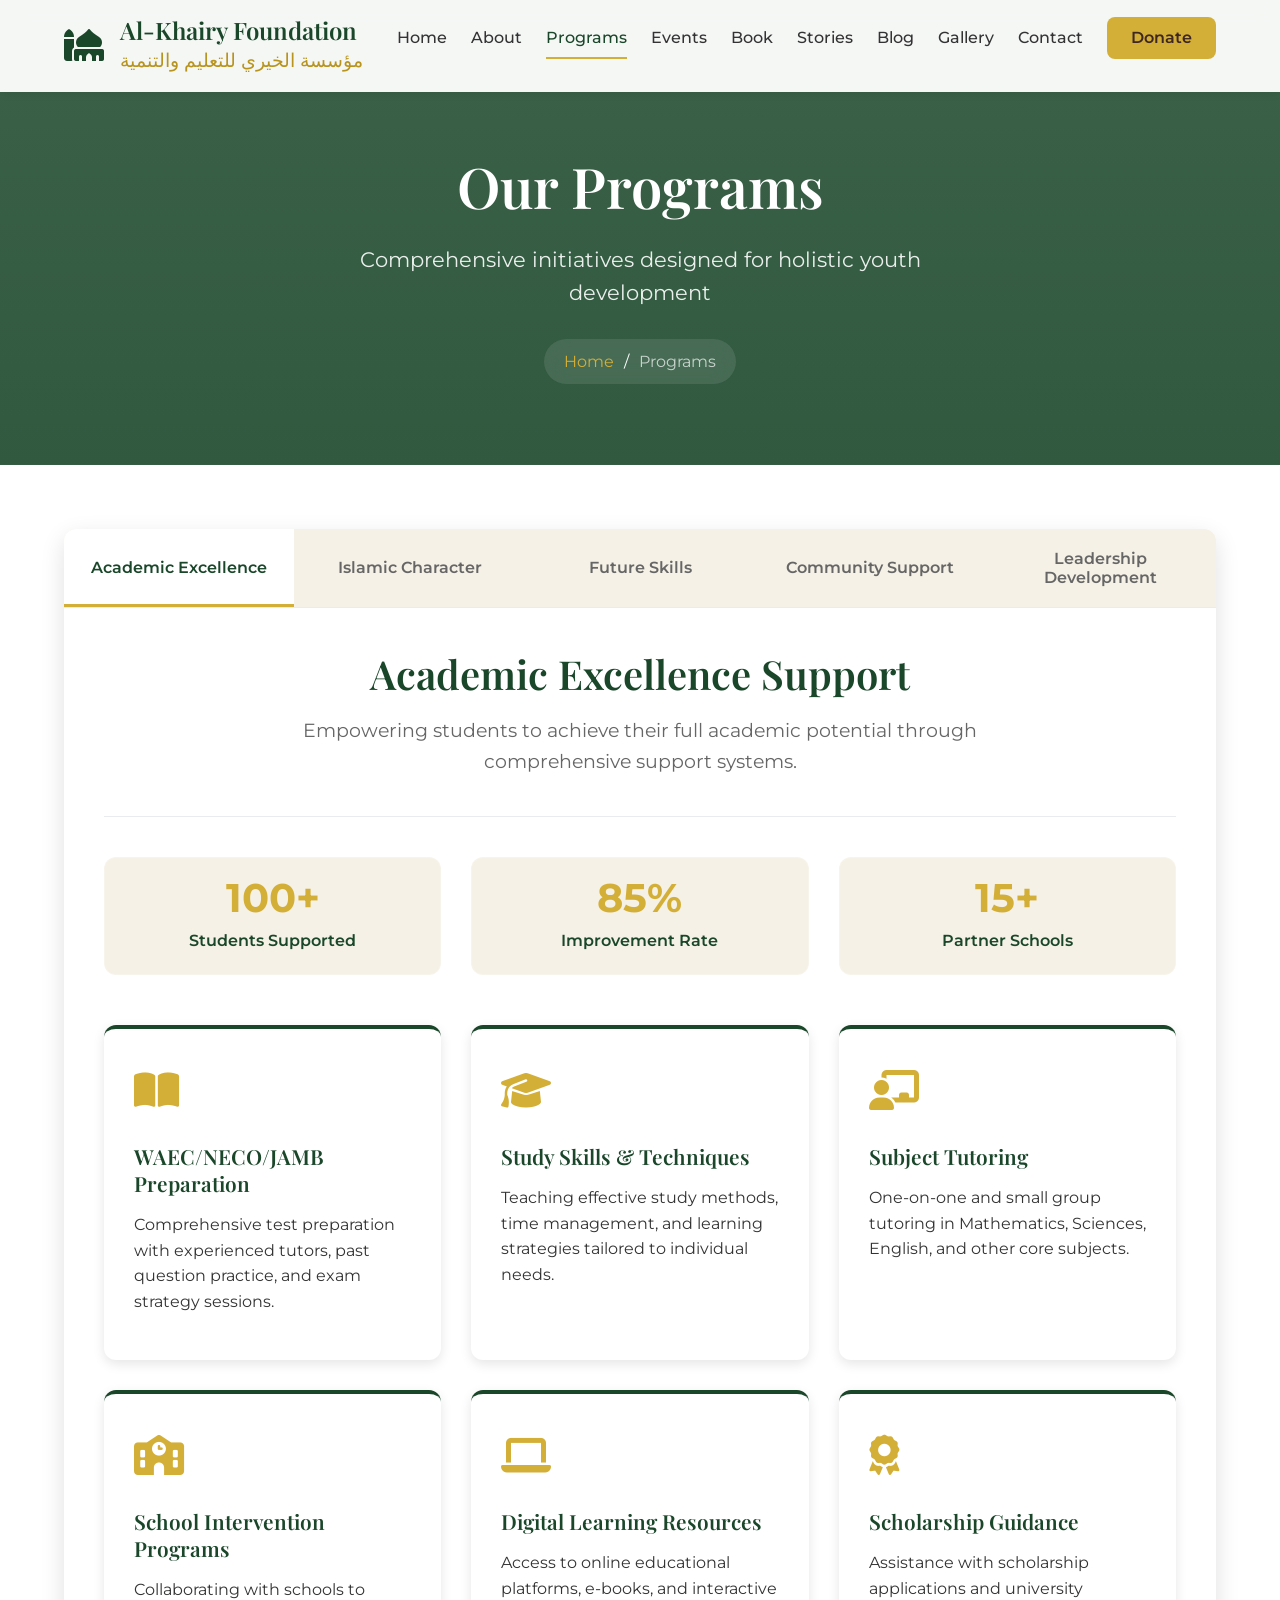
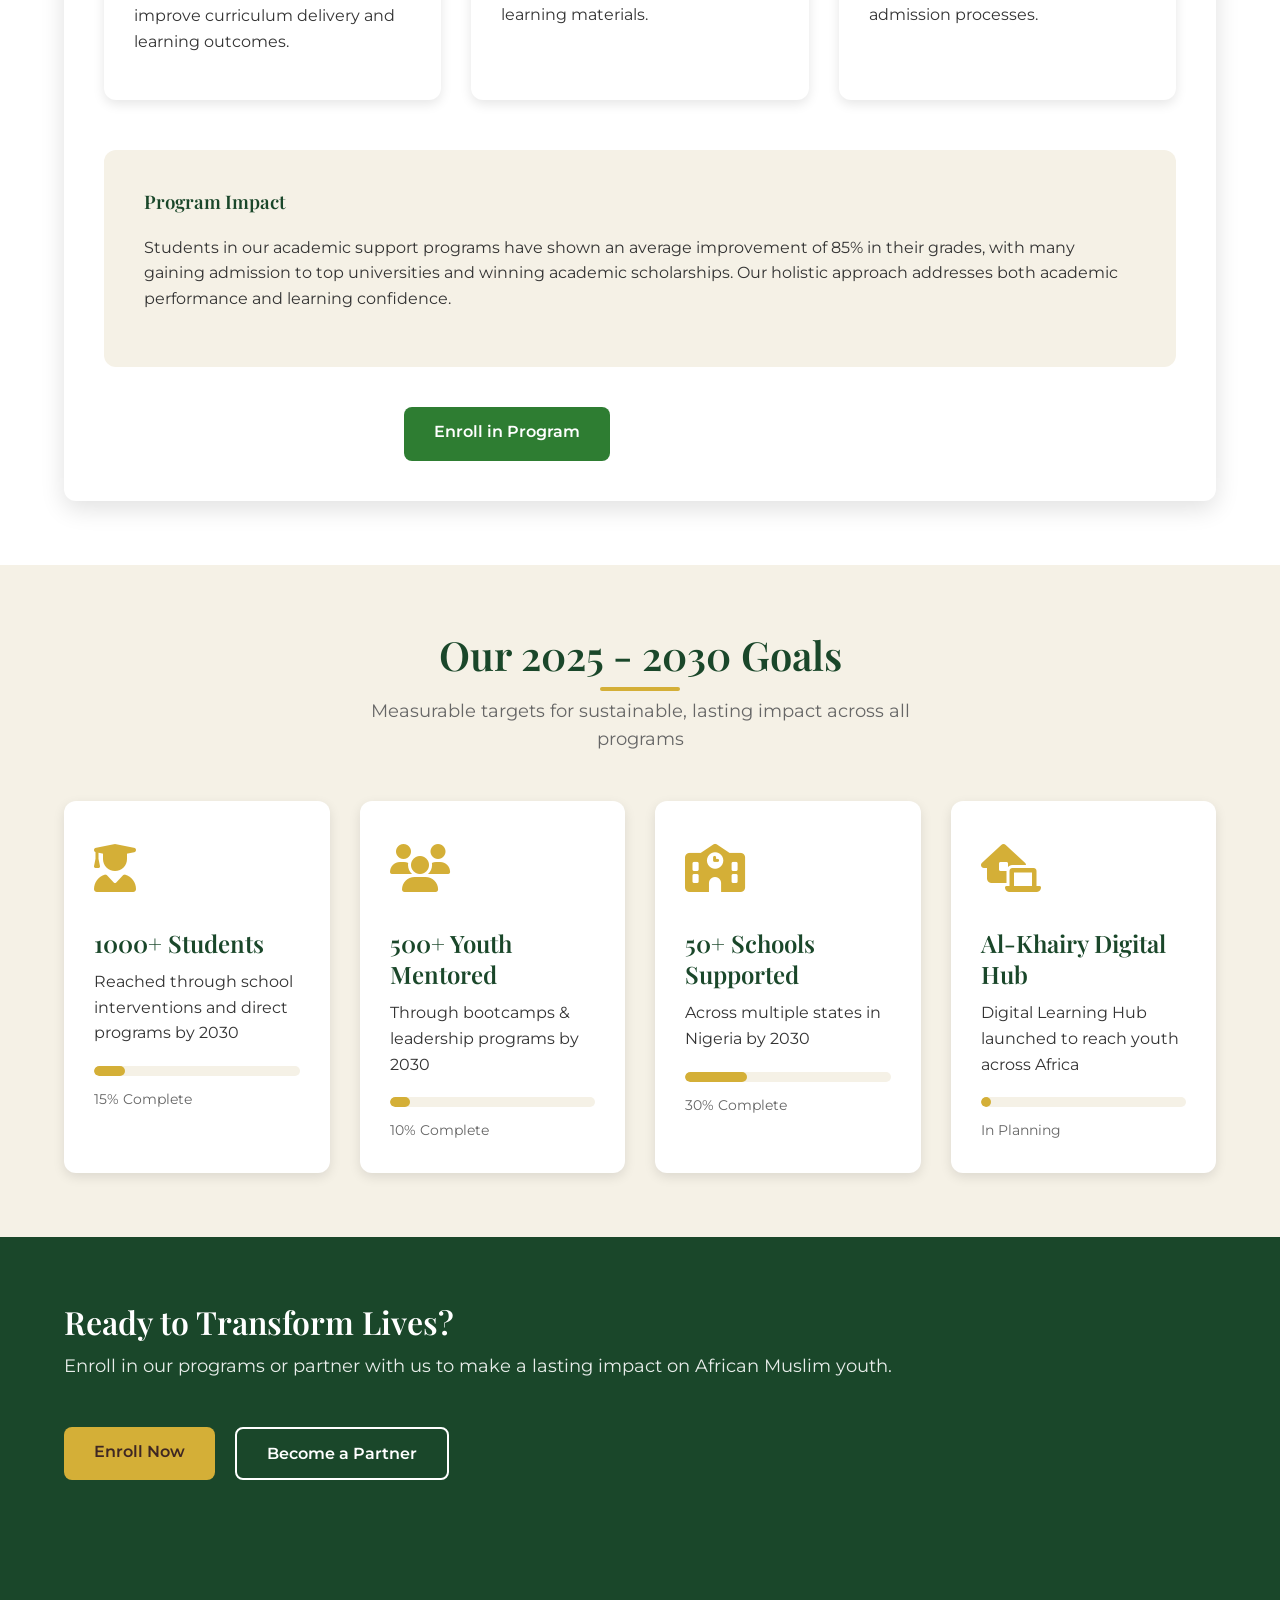
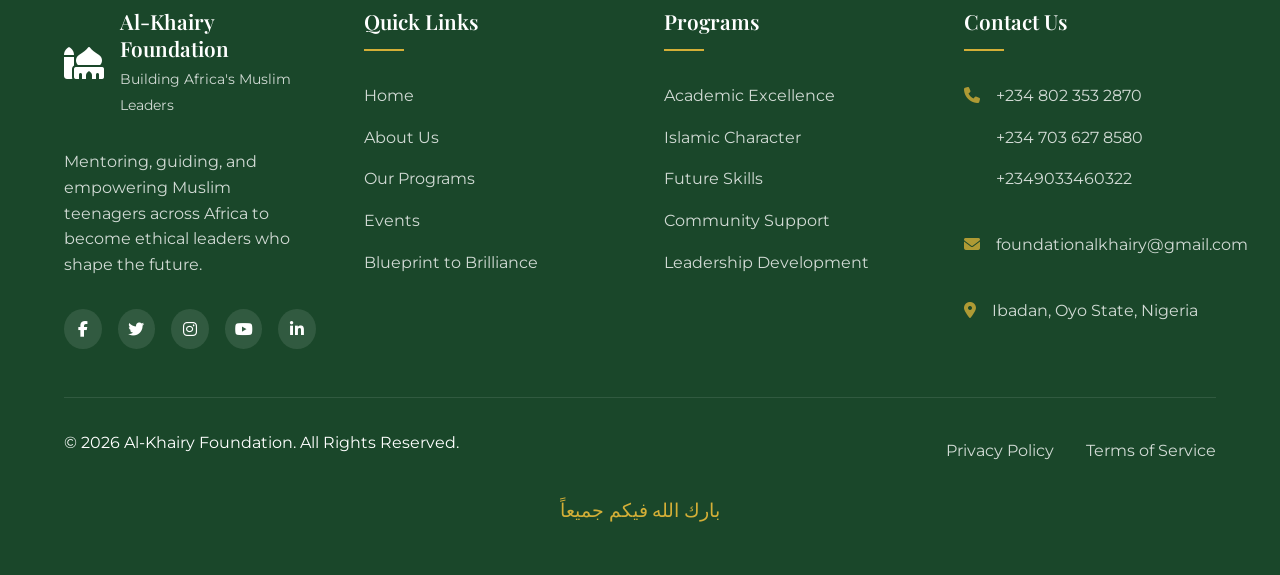
<file: programs.html>
<!DOCTYPE html>
<html lang="en">
<head>
    <meta charset="UTF-8">
    <meta name="viewport" content="width=device-width, initial-scale=1.0">
    <title>Our Programs | Al-Khairy Foundation</title>
    <link rel="stylesheet" href="style.css">
    <link rel="stylesheet" href="https://cdnjs.cloudflare.com/ajax/libs/font-awesome/6.4.0/css/all.min.css">
    <link rel="preconnect" href="https://fonts.googleapis.com">
    <link rel="preconnect" href="https://fonts.gstatic.com" crossorigin>
    <link href="https://fonts.googleapis.com/css2?family=Montserrat:wght@300;400;500;600;700;800&family=Playfair+Display:wght@400;500;600;700&display=swap" rel="stylesheet">
    <link rel="icon" type="image/x-icon" href="assets/favicon.ico">
</head>
<body>
    <!-- Preloader -->
    <div class="preloader">
        <div class="preloader-content">
            <div class="logo-loader">
                <i class="fas fa-mosque"></i>
                <span>Al-Khairy Foundation</span>
            </div>
            <div class="loader"></div>
        </div>
    </div>

    <!-- Back to Top Button -->
    <button class="back-to-top">
        <i class="fas fa-arrow-up"></i>
    </button>

    <!-- Header & Navigation -->
    <header class="header">
        <div class="container header-container">
            <div class="logo">
                <a href="index.html" class="logo-link">
                    <div class="logo-icon">
                        <i class="fas fa-mosque"></i>
                    </div>
                    <div class="logo-text">
                        <h1>Al-Khairy Foundation</h1>
                        <span>مؤسسة الخيري للتعليم والتنمية</span>
                    </div>
                </a>
            </div>
            
            <button class="mobile-menu-btn" id="mobileMenuBtn">
                <span></span>
                <span></span>
                <span></span>
            </button>
            
            <nav class="main-nav" id="mainNav">
                <ul class="nav-list">
                    <li class="nav-item"><a href="index.html" class="nav-link">Home</a></li>
                    <li class="nav-item"><a href="about.html" class="nav-link">About</a></li>
                    <li class="nav-item"><a href="programs.html" class="nav-link active">Programs</a></li>
                    <li class="nav-item"><a href="events.html" class="nav-link">Events</a></li>
                    <li class="nav-item"><a href="book.html" class="nav-link">Book</a></li>
                    <li class="nav-item"><a href="stories.html" class="nav-link">Stories</a></li>
                    <li class="nav-item"><a href="blog.html" class="nav-link">Blog</a></li>
                    <li class="nav-item"><a href="gallery.html" class="nav-link">Gallery</a></li>
                    <li class="nav-item"><a href="contact.html" class="nav-link">Contact</a></li>
                    <li class="nav-item"><a href="donate.html" class="nav-link donate-btn">Donate</a></li>
                </ul>
            </nav>
        </div>
    </header>

    <!-- Page Header -->
    <section class="page-header parallax" data-rate="0.3">
        <div class="container">
            <div class="page-header-content animate-on-scroll">
                <h1 class="page-title">Our Programs</h1>
                <p class="page-subtitle">Comprehensive initiatives designed for holistic youth development</p>
                <div class="breadcrumb">
                    <a href="index.html">Home</a> / <span>Programs</span>
                </div>
            </div>
        </div>
    </section>

    <!-- Programs Tabs -->
    <section class="section-padding">
        <div class="container">
            <div class="tabs-container animate-on-scroll">
                <div class="tabs-header">
                    <button class="tab-button active" data-tab="academic">Academic Excellence</button>
                    <button class="tab-button" data-tab="islamic">Islamic Character</button>
                    <button class="tab-button" data-tab="skills">Future Skills</button>
                    <button class="tab-button" data-tab="community">Community Support</button>
                    <button class="tab-button" data-tab="leadership">Leadership Development</button>
                </div>
                
                <div class="tabs-content">
                    <!-- Academic Excellence Tab -->
                    <div id="academic" class="tab-content active">
                        <div class="program-detail">
                            <div class="program-hero">
                                <h2>Academic Excellence Support</h2>
                                <p class="program-tagline">Empowering students to achieve their full academic potential through comprehensive support systems.</p>
                            </div>
                            
                            <div class="program-stats">
                                <div class="stat-item">
                                    <div class="stat-number">100+</div>
                                    <div class="stat-label">Students Supported</div>
                                </div>
                                <div class="stat-item">
                                    <div class="stat-number">85%</div>
                                    <div class="stat-label">Improvement Rate</div>
                                </div>
                                <div class="stat-item">
                                    <div class="stat-number">15+</div>
                                    <div class="stat-label">Partner Schools</div>
                                </div>
                            </div>
                            
                            <div class="program-features-grid">
                                <div class="feature-card">
                                    <div class="feature-icon">
                                        <i class="fas fa-book-open"></i>
                                    </div>
                                    <h4>WAEC/NECO/JAMB Preparation</h4>
                                    <p>Comprehensive test preparation with experienced tutors, past question practice, and exam strategy sessions.</p>
                                </div>
                                
                                <div class="feature-card">
                                    <div class="feature-icon">
                                        <i class="fas fa-graduation-cap"></i>
                                    </div>
                                    <h4>Study Skills & Techniques</h4>
                                    <p>Teaching effective study methods, time management, and learning strategies tailored to individual needs.</p>
                                </div>
                                
                                <div class="feature-card">
                                    <div class="feature-icon">
                                        <i class="fas fa-chalkboard-teacher"></i>
                                    </div>
                                    <h4>Subject Tutoring</h4>
                                    <p>One-on-one and small group tutoring in Mathematics, Sciences, English, and other core subjects.</p>
                                </div>
                                
                                <div class="feature-card">
                                    <div class="feature-icon">
                                        <i class="fas fa-school"></i>
                                    </div>
                                    <h4>School Intervention Programs</h4>
                                    <p>Collaborating with schools to improve curriculum delivery and learning outcomes.</p>
                                </div>
                                
                                <div class="feature-card">
                                    <div class="feature-icon">
                                        <i class="fas fa-laptop"></i>
                                    </div>
                                    <h4>Digital Learning Resources</h4>
                                    <p>Access to online educational platforms, e-books, and interactive learning materials.</p>
                                </div>
                                
                                <div class="feature-card">
                                    <div class="feature-icon">
                                        <i class="fas fa-award"></i>
                                    </div>
                                    <h4>Scholarship Guidance</h4>
                                    <p>Assistance with scholarship applications and university admission processes.</p>
                                </div>
                            </div>
                            
                            <div class="program-impact">
                                <h3>Program Impact</h3>
                                <p>Students in our academic support programs have shown an average improvement of 85% in their grades, with many gaining admission to top universities and winning academic scholarships. Our holistic approach addresses both academic performance and learning confidence.</p>
                            </div>
                            
                            <div class="program-cta">
                                <a href="contact.html" class="btn btn-primary">Enroll in Program</a>
                                <a href="donate.html" class="btn btn-outline">Support This Program</a>
                            </div>
                        </div>
                    </div>
                    
                    <!-- Islamic Character Tab -->
                    <div id="islamic" class="tab-content">
                        <div class="program-detail">
                            <div class="program-hero">
                                <h2>Islamic Character Development</h2>
                                <p class="program-tagline">Building spiritually grounded, morally upright Muslims through authentic Islamic knowledge and practice.</p>
                            </div>
                            
                            <div class="program-stats">
                                <div class="stat-item">
                                    <div class="stat-number">200+</div>
                                    <div class="stat-label">Youth Engaged</div>
                                </div>
                                <div class="stat-item">
                                    <div class="stat-number">50+</div>
                                    <div class="stat-label">Halaqah Sessions</div>
                                </div>
                                <div class="stat-item">
                                    <div class="stat-number">12</div>
                                    <div class="stat-label">Qur'an Memorizers</div>
                                </div>
                            </div>
                            
                            <div class="program-features-grid">
                                <div class="feature-card">
                                    <div class="feature-icon">
                                        <i class="fas fa-book-quran"></i>
                                    </div>
                                    <h4>Qur'an Study Circles</h4>
                                    <p>Regular Tajweed, Tafsir, and memorization sessions with qualified Qur'an teachers.</p>
                                </div>
                                
                                <div class="feature-card">
                                    <div class="feature-icon">
                                        <i class="fas fa-mosque"></i>
                                    </div>
                                    <h4>Aqeedah & Fiqh Classes</h4>
                                    <p>Understanding Islamic beliefs and jurisprudence relevant to daily life and contemporary issues.</p>
                                </div>
                                
                                <div class="feature-card">
                                    <div class="feature-icon">
                                        <i class="fas fa-hands"></i>
                                    </div>
                                    <h4>Islamic Ethics & Manners</h4>
                                    <p>Teaching Adab (etiquette) in various aspects of life based on Prophetic teachings.</p>
                                </div>
                                
                                <div class="feature-card">
                                    <div class="feature-icon">
                                        <i class="fas fa-users"></i>
                                    </div>
                                    <h4>Youth Halaqah Sessions</h4>
                                    <p>Peer-led discussion circles addressing challenges facing Muslim youth today.</p>
                                </div>
                                
                                <div class="feature-card">
                                    <div class="feature-icon">
                                        <i class="fas fa-user-shield"></i>
                                    </div>
                                    <h4>Character-Building Workshops</h4>
                                    <p>Developing traits like honesty, patience, gratitude, and responsibility through practical exercises.</p>
                                </div>
                                
                                <div class="feature-card">
                                    <div class="feature-icon">
                                        <i class="fas fa-history"></i>
                                    </div>
                                    <h4>Islamic History & Seerah</h4>
                                    <p>Learning from the lives of the Prophet (PBUH) and his companions for practical guidance.</p>
                                </div>
                            </div>
                            
                            <div class="program-impact">
                                <h3>Program Impact</h3>
                                <p>Our Islamic character programs have helped youth develop stronger faith foundations, better decision-making based on Islamic principles, and increased confidence in their Muslim identity. Participants report improved relationships with family and community, and a deeper connection to their faith.</p>
                            </div>
                            
                            <div class="program-cta">
                                <a href="contact.html" class="btn btn-primary">Join Halaqah</a>
                                <a href="donate.html" class="btn btn-outline">Support This Program</a>
                            </div>
                        </div>
                    </div>
                    
                    <!-- Future Skills Tab -->
                    <div id="skills" class="tab-content">
                        <div class="program-detail">
                            <div class="program-hero">
                                <h2>Future-Ready Skills Training</h2>
                                <p class="program-tagline">Equipping youth with essential 21st century skills for academic, professional, and entrepreneurial success.</p>
                            </div>
                            
                            <div class="program-stats">
                                <div class="stat-item">
                                    <div class="stat-number">150+</div>
                                    <div class="stat-label">Youth Trained</div>
                                </div>
                                <div class="stat-item">
                                    <div class="stat-number">10+</div>
                                    <div class="stat-label">Skills Modules</div>
                                </div>
                                <div class="stat-item">
                                    <div class="stat-number">5</div>
                                    <div class="stat-label">Startups Launched</div>
                                </div>
                            </div>
                            
                            <div class="program-features-grid">
                                <div class="feature-card">
                                    <div class="feature-icon">
                                        <i class="fas fa-laptop"></i>
                                    </div>
                                    <h4>Digital Literacy</h4>
                                    <p>Basic computer skills, internet safety, and productivity software training for academic and professional use.</p>
                                </div>
                                
                                <div class="feature-card">
                                    <div class="feature-icon">
                                        <i class="fas fa-code"></i>
                                    </div>
                                    <h4>Basic Coding</h4>
                                    <p>Introduction to programming with Python, HTML/CSS, and web development fundamentals.</p>
                                </div>
                                
                                <div class="feature-card">
                                    <div class="feature-icon">
                                        <i class="fas fa-lightbulb"></i>
                                    </div>
                                    <h4>Entrepreneurship Training</h4>
                                    <p>From idea generation to business planning, marketing, and financial management.</p>
                                </div>
                                
                                <div class="feature-card">
                                    <div class="feature-icon">
                                        <i class="fas fa-comments"></i>
                                    </div>
                                    <h4>Professional Soft Skills</h4>
                                    <p>Communication, teamwork, problem-solving, and leadership skills development.</p>
                                </div>
                                
                                <div class="feature-card">
                                    <div class="feature-icon">
                                        <i class="fas fa-chart-line"></i>
                                    </div>
                                    <h4>Financial Literacy</h4>
                                    <p>Budgeting, saving, investing, and Islamic finance principles for personal money management.</p>
                                </div>
                                
                                <div class="feature-card">
                                    <div class="feature-icon">
                                        <i class="fas fa-briefcase"></i>
                                    </div>
                                    <h4>Career Guidance</h4>
                                    <p>Exploring career options, resume writing, interview skills, and professional networking.</p>
                                </div>
                            </div>
                            
                            <div class="program-impact">
                                <h3>Program Impact</h3>
                                <p>Youth trained in our skills programs have gained competitive advantages in education and employment. Several participants have launched small businesses, secured internships, and developed digital portfolios that showcase their new capabilities to potential employers and educational institutions.</p>
                            </div>
                            
                            <div class="program-cta">
                                <a href="contact.html" class="btn btn-primary">Register for Training</a>
                                <a href="donate.html" class="btn btn-outline">Support This Program</a>
                            </div>
                        </div>
                    </div>
                    
                    <!-- Community Support Tab -->
                    <div id="community" class="tab-content">
                        <div class="program-detail">
                            <div class="program-hero">
                                <h2>Parent & Community Support</h2>
                                <p class="program-tagline">Strengthening the ecosystem that supports youth development through family and community engagement.</p>
                            </div>
                            
                            <div class="program-stats">
                                <div class="stat-item">
                                    <div class="stat-number">300+</div>
                                    <div class="stat-label">Parents Reached</div>
                                </div>
                                <div class="stat-item">
                                    <div class="stat-number">75+</div>
                                    <div class="stat-label">Teachers Trained</div>
                                </div>
                                <div class="stat-item">
                                    <div class="stat-number">20+</div>
                                    <div class="stat-label">Community Events</div>
                                </div>
                            </div>
                            
                            <div class="program-features-grid">
                                <div class="feature-card">
                                    <div class="feature-icon">
                                        <i class="fas fa-home"></i>
                                    </div>
                                    <h4>Parenting Workshops</h4>
                                    <p>Islamic parenting principles, effective communication with teenagers, and supporting academic success.</p>
                                </div>
                                
                                <div class="feature-card">
                                    <div class="feature-icon">
                                        <i class="fas fa-chalkboard-teacher"></i>
                                    </div>
                                    <h4>Teacher Training</h4>
                                    <p>Professional development for educators in Islamic schools and madrasahs.</p>
                                </div>
                                
                                <div class="feature-card">
                                    <div class="feature-icon">
                                        <i class="fas fa-hands-helping"></i>
                                    </div>
                                    <h4>Community Programs</h4>
                                    <p>Ramadan initiatives, Eid celebrations, and community service projects engaging youth and families.</p>
                                </div>
                                
                                <div class="feature-card">
                                    <div class="feature-icon">
                                        <i class="fas fa-family"></i>
                                    </div>
                                    <h4>Family Strengthening</h4>
                                    <p>Counseling, family activities, and resources to build stronger Muslim family units.</p>
                                </div>
                                
                                <div class="feature-card">
                                    <div class="feature-icon">
                                        <i class="fas fa-handshake"></i>
                                    </div>
                                    <h4>School Partnerships</h4>
                                    <p>Collaborating with educational institutions to implement comprehensive youth development programs.</p>
                                </div>
                                
                                <div class="feature-card">
                                    <div class="feature-icon">
                                        <i class="fas fa-bullhorn"></i>
                                    </div>
                                    <h4>Community Outreach</h4>
                                    <p>Engaging with mosques, Islamic centers, and community organizations to expand our impact.</p>
                                </div>
                            </div>
                            
                            <div class="program-impact">
                                <h3>Program Impact</h3>
                                <p>Our community support programs have created stronger networks of support for Muslim youth. Parents report improved relationships with their children, teachers have enhanced their instructional methods, and communities have become more engaged in youth development initiatives. This holistic approach ensures that youth receive consistent support across all areas of their lives.</p>
                            </div>
                            
                            <div class="program-cta">
                                <a href="contact.html" class="btn btn-primary">Attend Workshop</a>
                                <a href="donate.html" class="btn btn-outline">Support This Program</a>
                            </div>
                        </div>
                    </div>
                    
                    <!-- Leadership Development Tab -->
                    <div id="leadership" class="tab-content">
                        <div class="program-detail">
                            <div class="program-hero">
                                <h2>Leadership Development</h2>
                                <p class="program-tagline">Cultivating the next generation of Muslim leaders through specialized training and mentorship.</p>
                            </div>
                            
                            <div class="program-stats">
                                <div class="stat-item">
                                    <div class="stat-number">50</div>
                                    <div class="stat-label">Leaders Trained</div>
                                </div>
                                <div class="stat-item">
                                    <div class="stat-number">2</div>
                                    <div class="stat-label">Annual Summits</div>
                                </div>
                                <div class="stat-item">
                                    <div class="stat-number">100%</div>
                                    <div class="stat-label">Graduation Rate</div>
                                </div>
                            </div>
                            
                            <div class="program-features-grid">
                                <div class="feature-card">
                                    <div class="feature-icon">
                                        <i class="fas fa-campground"></i>
                                    </div>
                                    <h4>Boys-to-Men BootCamp</h4>
                                    <p>Intensive residential program focusing on faith, brotherhood, responsibility, and legacy for young Muslim boys.</p>
                                </div>
                                
                                <div class="feature-card">
                                    <div class="feature-icon">
                                        <i class="fas fa-mountain"></i>
                                    </div>
                                    <h4>Youth Leadership Summit</h4>
                                    <p>Annual gathering of promising young Muslims for networking, skill-building, and vision-casting.</p>
                                </div>
                                
                                <div class="feature-card">
                                    <div class="feature-icon">
                                        <i class="fas fa-user-graduate"></i>
                                    </div>
                                    <h4>Mentorship Program</h4>
                                    <p>One-on-one pairing with accomplished Muslim professionals for guidance and career development.</p>
                                </div>
                                
                                <div class="feature-card">
                                    <div class="feature-icon">
                                        <i class="fas fa-project-diagram"></i>
                                    </div>
                                    <h4>Project Management</h4>
                                    <p>Hands-on experience planning and executing community service projects.</p>
                                </div>
                                
                                <div class="feature-card">
                                    <div class="feature-icon">
                                        <i class="fas fa-microphone"></i>
                                    </div>
                                    <h4>Public Speaking Training</h4>
                                    <p>Developing communication skills for effective da'wah and community leadership.</p>
                                </div>
                                
                                <div class="feature-card">
                                    <div class="feature-icon">
                                        <i class="fas fa-chess-king"></i>
                                    </div>
                                    <h4>Strategic Thinking</h4>
                                    <p>Problem-solving, decision-making, and strategic planning skills for community impact.</p>
                                </div>
                            </div>
                            
                            <div class="program-impact">
                                <h3>Program Impact</h3>
                                <p>Graduates of our leadership programs have gone on to initiate community projects, lead youth groups in their local mosques, and excel in their academic and professional pursuits. The BootCamp alumni have shown remarkable improvements in confidence, discipline, and commitment to their faith and community.</p>
                            </div>
                            
                            <div class="program-cta">
                                <a href="contact.html" class="btn btn-primary">Apply for Program</a>
                                <a href="donate.html" class="btn btn-outline">Support This Program</a>
                            </div>
                        </div>
                    </div>
                </div>
            </div>
        </div>
    </section>

    <!-- Program Goals -->
    <section class="section-padding bg-light">
        <div class="container">
            <div class="section-header animate-on-scroll">
                <h2 class="section-title">Our 2025 - 2030 Goals</h2>
                <p class="section-subtitle">Measurable targets for sustainable, lasting impact across all programs</p>
            </div>
            
            <div class="goals-grid">
                <div class="goal-card animate-on-scroll">
                    <div class="goal-icon">
                        <i class="fas fa-user-graduate"></i>
                    </div>
                    <div class="goal-content">
                        <h3>1000+ Students</h3>
                        <p>Reached through school interventions and direct programs by 2030</p>
                        <div class="goal-progress">
                            <div class="progress-bar">
                                <div class="progress" style="width: 15%"></div>
                            </div>
                            <span class="progress-text">15% Complete</span>
                        </div>
                    </div>
                </div>
                
                <div class="goal-card animate-on-scroll" data-delay="0.1">
                    <div class="goal-icon">
                        <i class="fas fa-users"></i>
                    </div>
                    <div class="goal-content">
                        <h3>500+ Youth Mentored</h3>
                        <p>Through bootcamps & leadership programs by 2030</p>
                        <div class="goal-progress">
                            <div class="progress-bar">
                                <div class="progress" style="width: 10%"></div>
                            </div>
                            <span class="progress-text">10% Complete</span>
                        </div>
                    </div>
                </div>
                
                <div class="goal-card animate-on-scroll" data-delay="0.2">
                    <div class="goal-icon">
                        <i class="fas fa-school"></i>
                    </div>
                    <div class="goal-content">
                        <h3>50+ Schools Supported</h3>
                        <p>Across multiple states in Nigeria by 2030</p>
                        <div class="goal-progress">
                            <div class="progress-bar">
                                <div class="progress" style="width: 30%"></div>
                            </div>
                            <span class="progress-text">30% Complete</span>
                        </div>
                    </div>
                </div>
                
                <div class="goal-card animate-on-scroll" data-delay="0.3">
                    <div class="goal-icon">
                        <i class="fas fa-laptop-house"></i>
                    </div>
                    <div class="goal-content">
                        <h3>Al-Khairy Digital Hub</h3>
                        <p>Digital Learning Hub launched to reach youth across Africa</p>
                        <div class="goal-progress">
                            <div class="progress-bar">
                                <div class="progress" style="width: 5%"></div>
                            </div>
                            <span class="progress-text">In Planning</span>
                        </div>
                    </div>
                </div>
            </div>
        </div>
    </section>

    <!-- Program Enrollment CTA -->
    <section class="section-padding bg-primary">
        <div class="container">
            <div class="enrollment-cta animate-on-scroll">
                <div class="cta-content">
                    <h2 class="cta-title">Ready to Transform Lives?</h2>
                    <p class="cta-text">Enroll in our programs or partner with us to make a lasting impact on African Muslim youth.</p>
                </div>
                <div class="cta-buttons">
                    <a href="contact.html" class="btn btn-accent">Enroll Now</a>
                    <a href="contact.html#partnership" class="btn btn-outline">Become a Partner</a>
                </div>
            </div>
        </div>
    </section>

    <!-- Footer -->
    <footer class="footer">
        <div class="container">
            <div class="footer-grid">
                <div class="footer-col">
                    <div class="footer-logo">
                        <a href="index.html" class="logo-link">
                            <i class="fas fa-mosque"></i>
                            <div>
                                <h3>Al-Khairy Foundation</h3>
                                <span>Building Africa's Muslim Leaders</span>
                            </div>
                        </a>
                    </div>
                    <p class="footer-text">Mentoring, guiding, and empowering Muslim teenagers across Africa to become ethical leaders who shape the future.</p>
                    <div class="social-links">
                        <a href="#" class="social-link"><i class="fab fa-facebook-f"></i></a>
                        <a href="#" class="social-link"><i class="fab fa-twitter"></i></a>
                        <a href="#" class="social-link"><i class="fab fa-instagram"></i></a>
                        <a href="#" class="social-link"><i class="fab fa-youtube"></i></a>
                        <a href="#" class="social-link"><i class="fab fa-linkedin-in"></i></a>
                    </div>
                </div>
                
                <div class="footer-col">
                    <h4 class="footer-title">Quick Links</h4>
                    <ul class="footer-links">
                        <li><a href="index.html">Home</a></li>
                        <li><a href="about.html">About Us</a></li>
                        <li><a href="programs.html">Our Programs</a></li>
                        <li><a href="events.html">Events</a></li>
                        <li><a href="book.html">Blueprint to Brilliance</a></li>
                    </ul>
                </div>
                
                <div class="footer-col">
                    <h4 class="footer-title">Programs</h4>
                    <ul class="footer-links">
                        <li><a href="programs.html#academic">Academic Excellence</a></li>
                        <li><a href="programs.html#islamic">Islamic Character</a></li>
                        <li><a href="programs.html#skills">Future Skills</a></li>
                        <li><a href="programs.html#community">Community Support</a></li>
                        <li><a href="programs.html#leadership">Leadership Development</a></li>
                    </ul>
                </div>
                
                <div class="footer-col">
                    <h4 class="footer-title">Contact Us</h4>
                    <div class="contact-info">
                        <div class="contact-item">
                            <i class="fas fa-phone"></i>
                            <div>
                                <p>+234 802 353 2870</p>
                                <p>+234 703 627 8580</p>
                                <p>+2349033460322</p>

                            </div>
                        </div>
                        <div class="contact-item">
                            <i class="fas fa-envelope"></i>
                            <p>foundationalkhairy@gmail.com</p>
                        </div>
                        <div class="contact-item">
                            <i class="fas fa-map-marker-alt"></i>
                            <p>Ibadan, Oyo State, Nigeria</p>
                        </div>
                    </div>
                </div>
            </div>
            
            <div class="footer-bottom">
                <div class="footer-bottom-content">
                    <p>&copy; <span id="currentYear">2025</span> Al-Khairy Foundation. All Rights Reserved.</p>
                    <div class="footer-bottom-links">
                        <a href="privacy.html">Privacy Policy</a>
                        <a href="terms.html">Terms of Service</a>
                    </div>
                </div>
                <div class="arabic-text">
                    <p>بارك الله فيكم جميعاً</p>
                </div>
            </div>
        </div>
    </footer>

    <script src="script.js"></script>
    
    <!-- Additional styles for programs page -->
    <style>
        .page-header {
            background: linear-gradient(rgba(26, 71, 42, 0.85), rgba(26, 71, 42, 0.9)), 
                        url('https://images.unsplash.com/photo-1523050854058-8df90110c9f1?ixlib=rb-4.0.3&auto=format&fit=crop&w=1470&q=80');
            background-size: cover;
            background-position: center;
            background-attachment: fixed;
            color: white;
            padding: 150px 0 80px;
            text-align: center;
        }
        
        .page-title {
            font-size: 3.5rem;
            margin-bottom: 20px;
            color: white;
        }
        
        .page-subtitle {
            font-size: 1.3rem;
            opacity: 0.9;
            max-width: 700px;
            margin: 0 auto 30px;
        }
        
        .breadcrumb {
            display: inline-flex;
            gap: 10px;
            background-color: rgba(255, 255, 255, 0.1);
            backdrop-filter: blur(10px);
            padding: 10px 20px;
            border-radius: 30px;
        }
        
        .breadcrumb a {
            color: var(--accent-gold);
        }
        
        .breadcrumb span {
            color: rgba(255, 255, 255, 0.7);
        }
        
        .tabs-container {
            background-color: var(--white);
            border-radius: var(--border-radius-lg);
            overflow: hidden;
            box-shadow: var(--shadow-lg);
        }
        
        .tabs-header {
            display: flex;
            flex-wrap: wrap;
            background-color: var(--light-beige);
            border-bottom: 1px solid var(--medium-gray);
        }
        
        .tab-button {
            flex: 1;
            min-width: 150px;
            padding: 20px;
            background: none;
            border: none;
            font-family: var(--font-primary);
            font-weight: 600;
            font-size: 1rem;
            color: var(--text-light);
            cursor: pointer;
            transition: var(--transition-normal);
            position: relative;
        }
        
        .tab-button::after {
            content: '';
            position: absolute;
            bottom: 0;
            left: 0;
            width: 0;
            height: 3px;
            background-color: var(--accent-gold);
            transition: width 0.3s ease;
        }
        
        .tab-button:hover {
            color: var(--primary-green);
        }
        
        .tab-button.active {
            color: var(--primary-green);
            background-color: var(--white);
        }
        
        .tab-button.active::after {
            width: 100%;
        }
        
        .tabs-content {
            padding: 40px;
        }
        
        .tab-content {
            display: none;
        }
        
        .tab-content.active {
            display: block;
            animation: fadeIn 0.5s ease;
        }
        
        @keyframes fadeIn {
            from { opacity: 0; transform: translateY(20px); }
            to { opacity: 1; transform: translateY(0); }
        }
        
        .program-hero {
            text-align: center;
            margin-bottom: 40px;
            padding-bottom: 40px;
            border-bottom: 1px solid var(--medium-gray);
        }
        
        .program-hero h2 {
            font-size: 2.5rem;
            margin-bottom: 15px;
            color: var(--primary-green);
        }
        
        .program-tagline {
            font-size: 1.2rem;
            color: var(--text-light);
            max-width: 700px;
            margin: 0 auto;
        }
        
        .program-stats {
            display: grid;
            grid-template-columns: repeat(auto-fit, minmax(150px, 1fr));
            gap: 30px;
            margin-bottom: 50px;
        }
        
        .program-stats .stat-item {
            text-align: center;
            padding: 20px;
            background-color: var(--light-beige);
            border-radius: var(--border-radius-lg);
        }
        
        .program-stats .stat-number {
            font-size: 2.5rem;
            font-weight: 700;
            color: var(--accent-gold);
            display: block;
            margin-bottom: 10px;
        }
        
        .program-stats .stat-label {
            font-weight: 600;
            color: var(--primary-green);
        }
        
        .program-features-grid {
            display: grid;
            grid-template-columns: repeat(auto-fit, minmax(300px, 1fr));
            gap: 30px;
            margin-bottom: 50px;
        }
        
        .feature-card {
            background-color: var(--white);
            padding: 30px;
            border-radius: var(--border-radius-lg);
            box-shadow: var(--shadow-md);
            border-top: 4px solid var(--primary-green);
            transition: var(--transition-normal);
        }
        
        .feature-card:hover {
            transform: translateY(-10px);
            box-shadow: var(--shadow-lg);
        }
        
        .feature-icon {
            font-size: 2.5rem;
            color: var(--accent-gold);
            margin-bottom: 20px;
        }
        
        .feature-card h4 {
            margin-bottom: 15px;
            font-size: 1.3rem;
        }
        
        .program-impact {
            background-color: var(--light-beige);
            padding: 40px;
            border-radius: var(--border-radius-lg);
            margin-bottom: 40px;
        }
        
        .program-impact h3 {
            margin-bottom: 20px;
            color: var(--primary-green);
        }
        
        .program-cta {
            display: flex;
            gap: 20px;
            justify-content: center;
        }
        
        .goals-grid {
            display: grid;
            grid-template-columns: repeat(auto-fit, minmax(250px, 1fr));
            gap: 30px;
        }
        
        .goal-card {
            background-color: var(--white);
            border-radius: var(--border-radius-lg);
            padding: 30px;
            box-shadow: var(--shadow-md);
            transition: var(--transition-normal);
        }
        
        .goal-card:hover {
            transform: translateY(-10px);
            box-shadow: var(--shadow-lg);
        }
        
        .goal-icon {
            font-size: 3rem;
            color: var(--accent-gold);
            margin-bottom: 20px;
        }
        
        .goal-content h3 {
            margin-bottom: 10px;
            font-size: 1.5rem;
        }
        
        .goal-progress {
            margin-top: 20px;
        }
        
        .progress-bar {
            height: 10px;
            background-color: var(--light-beige);
            border-radius: 5px;
            overflow: hidden;
            margin-bottom: 10px;
        }
        
        .progress {
            height: 100%;
            background-color: var(--accent-gold);
            border-radius: 5px;
            transition: width 1s ease;
        }
        
        .progress-text {
            font-size: 0.9rem;
            color: var(--text-light);
        }
        
        .enrollment-cta {
            display: flex;
            justify-content: space-between;
            align-items: center;
            flex-wrap: wrap;
            gap: 30px;
        }
        
        .cta-title {
            color: white;
            font-size: 2rem;
            margin-bottom: 10px;
        }
        
        .cta-text {
            color: rgba(255, 255, 255, 0.9);
            font-size: 1.1rem;
        }
        
        .cta-buttons {
            display: flex;
            gap: 20px;
        }
        
        .btn-outline {
            border-color: white;
            color: white;
        }
        
        .btn-outline:hover {
            background-color: white;
            color: var(--primary-green);
        }
        
        @media (max-width: 768px) {
            .page-title {
                font-size: 2.5rem;
            }
            
            .tabs-header {
                flex-direction: column;
            }
            
            .tab-button {
                min-width: 100%;
                text-align: left;
                border-bottom: 1px solid var(--medium-gray);
            }
            
            .tab-button:last-child {
                border-bottom: none;
            }
            
            .program-cta,
            .cta-buttons {
                flex-direction: column;
            }
            
            .program-cta .btn,
            .cta-buttons .btn {
                width: 100%;
                max-width: 300px;
                text-align: center;
            }
            
            .enrollment-cta {
                flex-direction: column;
                text-align: center;
            }
        }
    </style>
    
    <!-- Additional JavaScript for tabs -->
    <script>
        document.addEventListener('DOMContentLoaded', function() {
            const tabButtons = document.querySelectorAll('.tab-button');
            const tabContents = document.querySelectorAll('.tab-content');
            
            tabButtons.forEach(button => {
                button.addEventListener('click', () => {
                    const tabId = button.getAttribute('data-tab');
                    
                    // Remove active class from all buttons and contents
                    tabButtons.forEach(btn => btn.classList.remove('active'));
                    tabContents.forEach(content => content.classList.remove('active'));
                    
                    // Add active class to clicked button and corresponding content
                    button.classList.add('active');
                    document.getElementById(tabId).classList.add('active');
                });
            });
        });
    </script>
</body>
</html>
</file>
<file: style.css>
/* ===== CSS RESET & BASE STYLES ===== */
* {
    margin: 0;
    padding: 0;
    box-sizing: border-box;
}

:root {
    /* Color Palette */
    --primary-green: #1a472a;
    --primary-green-dark: #0d2b15;
    --primary-green-light: #2e7d32;
    --secondary-green: #2e7d32;
    --accent-gold: #d4af37;
    --accent-gold-light: #e6c158;
    --accent-gold-dark: #b8941f;
    --light-beige: #f5f1e6;
    --light-beige-dark: #e8e4d9;
    --dark-brown: #3e2723;
    --light-gray: #f8f9fa;
    --medium-gray: #e9ecef;
    --dark-gray: #6c757d;
    --white: #ffffff;
    --black: #212529;
    --text-dark: #333333;
    --text-light: #666666;
    
    /* Shadows */
    --shadow-sm: 0 2px 8px rgba(0, 0, 0, 0.08);
    --shadow-md: 0 4px 12px rgba(0, 0, 0, 0.1);
    --shadow-lg: 0 8px 24px rgba(0, 0, 0, 0.12);
    --shadow-xl: 0 12px 32px rgba(0, 0, 0, 0.15);
    
    /* Transitions */
    --transition-fast: all 0.2s ease;
    --transition-normal: all 0.3s ease;
    --transition-slow: all 0.5s ease;
    
    /* Borders */
    --border-radius-sm: 4px;
    --border-radius-md: 8px;
    --border-radius-lg: 12px;
    --border-radius-xl: 20px;
    --border-radius-circle: 50%;
    
    /* Spacing */
    --spacing-xs: 0.5rem;
    --spacing-sm: 1rem;
    --spacing-md: 1.5rem;
    --spacing-lg: 2rem;
    --spacing-xl: 3rem;
    --spacing-xxl: 4rem;
    
    /* Fonts */
    --font-primary: 'Montserrat', sans-serif;
    --font-secondary: 'Playfair Display', serif;

    /* MPC 2026 Branding */
    --mpc-lime: #a4d041;
    --mpc-lime-dark: #8cb337;
    --mpc-yellow: #feeb97;
    --mpc-yellow-light: #fff9db;
    --mpc-white: #ffffff;
    --mpc-pattern-opacity: 0.05;
}

html {
    scroll-behavior: smooth;
    font-size: 16px;
}

body {
    font-family: var(--font-primary);
    background-color: var(--white);
    color: var(--text-dark);
    line-height: 1.6;
    overflow-x: hidden;
}

h1, h2, h3, h4, h5, h6 {
    font-family: var(--font-secondary);
    font-weight: 600;
    line-height: 1.3;
    color: var(--primary-green);
}

p {
    margin-bottom: 1rem;
}

a {
    color: inherit;
    text-decoration: none;
    transition: var(--transition-normal);
}

ul, ol {
    list-style-position: inside;
    margin-bottom: 1rem;
}

img {
    max-width: 100%;
    height: auto;
    display: block;
}

.container {
    width: 100%;
    max-width: 1200px;
    margin: 0 auto;
    padding: 0 var(--spacing-md);
}

.section-padding {
    padding: var(--spacing-xxl) 0;
}

.bg-light {
    background-color: var(--light-beige);
}

.bg-primary {
    background-color: var(--primary-green);
    color: var(--white);
}

.text-center {
    text-align: center;
}

/* ===== PRELOADER ===== */
.preloader {
    position: fixed;
    top: 0;
    left: 0;
    width: 100%;
    height: 100%;
    background-color: var(--white);
    display: flex;
    align-items: center;
    justify-content: center;
    z-index: 9999;
    transition: opacity 0.5s ease, visibility 0.5s ease;
}

.preloader.fade-out {
    opacity: 0;
    visibility: hidden;
}

.preloader-content {
    text-align: center;
}

.logo-loader {
    display: flex;
    flex-direction: column;
    align-items: center;
    margin-bottom: var(--spacing-lg);
}

.logo-loader i {
    font-size: 3rem;
    color: var(--primary-green);
    margin-bottom: var(--spacing-sm);
}

.logo-loader span {
    font-family: var(--font-secondary);
    font-weight: 600;
    color: var(--primary-green);
}

.loader {
    width: 60px;
    height: 60px;
    border: 4px solid var(--light-beige);
    border-top: 4px solid var(--accent-gold);
    border-radius: 50%;
    animation: spin 1s linear infinite;
}

@keyframes spin {
    0% { transform: rotate(0deg); }
    100% { transform: rotate(360deg); }
}

/* ===== BACK TO TOP BUTTON ===== */
.back-to-top {
    position: fixed;
    bottom: 30px;
    right: 30px;
    width: 50px;
    height: 50px;
    background-color: var(--accent-gold);
    color: var(--white);
    border: none;
    border-radius: var(--border-radius-circle);
    display: flex;
    align-items: center;
    justify-content: center;
    font-size: 1.2rem;
    cursor: pointer;
    z-index: 99;
    opacity: 0;
    visibility: hidden;
    transform: translateY(20px);
    transition: var(--transition-normal);
    box-shadow: var(--shadow-md);
}

.back-to-top.visible {
    opacity: 1;
    visibility: visible;
    transform: translateY(0);
}

.back-to-top:hover {
    background-color: var(--accent-gold-dark);
    transform: translateY(-5px);
}

/* ===== HEADER & NAVIGATION ===== */
.header {
    position: fixed;
    top: 0;
    left: 0;
    width: 100%;
    background-color: rgba(255, 255, 255, 0.95);
    backdrop-filter: blur(10px);
    z-index: 1000;
    box-shadow: var(--shadow-sm);
    transition: var(--transition-normal);
}

.header.scrolled {
    box-shadow: var(--shadow-md);
    background-color: rgba(255, 255, 255, 0.98);
}

.header-container {
    display: flex;
    justify-content: space-between;
    align-items: center;
    padding: var(--spacing-sm) var(--spacing-md);
}

.logo-link {
    display: flex;
    align-items: center;
    gap: var(--spacing-sm);
}

.logo-icon {
    color: var(--primary-green);
    font-size: 2rem;
}

.logo-text h1 {
    font-size: 1.5rem;
    margin-bottom: 0;
    line-height: 1.2;
}

.logo-text span {
    font-size: 1.2rem;
    color: var(--accent-gold-dark);
    display: block;
    text-align: center;
}

/* Mobile Menu Button */
.mobile-menu-btn {
    display: none;
    flex-direction: column;
    justify-content: space-between;
    width: 30px;
    height: 21px;
    background: transparent;
    border: none;
    cursor: pointer;
    z-index: 1001;
}

.mobile-menu-btn span {
    display: block;
    width: 100%;
    height: 3px;
    background-color: var(--primary-green);
    border-radius: 3px;
    transition: var(--transition-normal);
}

.mobile-menu-btn.active span:nth-child(1) {
    transform: translateY(9px) rotate(45deg);
}

.mobile-menu-btn.active span:nth-child(2) {
    opacity: 0;
}

.mobile-menu-btn.active span:nth-child(3) {
    transform: translateY(-9px) rotate(-45deg);
}

/* Main Navigation */
.main-nav {
    transition: var(--transition-normal);
}

.nav-list {
    display: flex;
    list-style: none;
    gap: var(--spacing-md);
    align-items: center;
}

.nav-link {
    color: var(--text-dark);
    font-weight: 500;
    padding: var(--spacing-xs) 0;
    position: relative;
    display: inline-block;
}

.nav-link::after {
    content: '';
    position: absolute;
    bottom: 0;
    left: 0;
    width: 0;
    height: 2px;
    background-color: var(--accent-gold);
    transition: width 0.3s ease;
}

.nav-link:hover,
.nav-link.active {
    color: var(--primary-green);
}

.nav-link:hover::after,
.nav-link.active::after {
    width: 100%;
}

.donate-btn {
    background-color: var(--accent-gold);
    color: var(--dark-brown);
    padding: var(--spacing-xs) var(--spacing-md);
    border-radius: var(--border-radius-md);
    font-weight: 600;
}

.donate-btn:hover {
    background-color: var(--accent-gold-dark);
    color: var(--dark-brown);
}

.donate-btn::after {
    display: none;
}

.badge-new {
    background-color: var(--mpc-lime);
    color: var(--white);
    font-size: 0.7rem;
    padding: 2px 6px;
    border-radius: 4px;
    vertical-align: middle;
    margin-left: 5px;
    font-weight: 700;
}

/* ===== HERO SECTION ===== */
.hero {
    position: relative;
    min-height: 100vh;
    display: flex;
    align-items: center;
    padding-top: 80px;
    background: linear-gradient(rgba(26, 71, 42, 0.9), rgba(26, 71, 42, 0.8)), 
                url('https://images.unsplash.com/photo-1511632765486-a01980e01a18?ixlib=rb-4.0.3&auto=format&fit=crop&w=1470&q=80');
    background-size: cover;
    background-position: center;
    background-attachment: fixed;
    color: var(--white);
    overflow: hidden;
}

.hero-overlay {
    position: absolute;
    top: 0;
    left: 0;
    width: 100%;
    height: 100%;
    background: linear-gradient(135deg, rgba(26, 71, 42, 0.8) 0%, rgba(212, 175, 55, 0.2) 100%);
}

.hero-content {
    position: relative;
    z-index: 2;
    text-align: center;
    max-width: 900px;
    margin: 0 auto;
}

.hero-title {
    font-size: 3.5rem;
    color: var(--white);
    margin-bottom: var(--spacing-md);
    line-height: 1.2;
    text-shadow: 2px 2px 4px rgba(0, 0, 0, 0.3);
}

.hero-subtitle {
    font-size: 1.2rem;
    margin-bottom: var(--spacing-lg);
    opacity: 0.9;
    max-width: 700px;
    margin-left: auto;
    margin-right: auto;
}

.hero-quote {
    font-style: italic;
    font-size: 1.3rem;
    color: var(--accent-gold);
    margin-bottom: var(--spacing-xl);
    position: relative;
    display: inline-block;
    padding: 0 var(--spacing-lg);
}

.hero-quote::before,
.hero-quote::after {
    content: '"';
    font-size: 2rem;
    color: var(--accent-gold);
    position: absolute;
    opacity: 0.5;
}

.hero-quote::before {
    left: 0;
    top: -10px;
}

.hero-quote::after {
    right: 0;
    bottom: -20px;
}

.hero-btns {
    display: flex;
    gap: var(--spacing-md);
    justify-content: center;
    margin-bottom: var(--spacing-xl);
}

/* Stats Container */
.stats-container {
    display: grid;
    grid-template-columns: repeat(4, 1fr);
    gap: var(--spacing-lg);
    margin-top: var(--spacing-xl);
    position: relative;
    z-index: 2;
}

.stat-item {
    text-align: center;
    padding: var(--spacing-md);
    background-color: rgba(255, 255, 255, 0.1);
    backdrop-filter: blur(10px);
    border-radius: var(--border-radius-lg);
    border: 1px solid rgba(255, 255, 255, 0.2);
    transition: var(--transition-normal);
}

.stat-item:hover {
    transform: translateY(-10px);
    background-color: rgba(255, 255, 255, 0.15);
}

.stat-number {
    font-size: 3rem;
    font-weight: 700;
    color: var(--accent-gold);
    display: block;
    line-height: 1;
    margin-bottom: var(--spacing-xs);
}

.stat-text {
    font-size: 0.9rem;
    opacity: 0.9;
}

/* Hero Scroll Indicator */
.hero-scroll {
    position: absolute;
    bottom: 30px;
    left: 0;
    width: 100%;
    text-align: center;
    z-index: 2;
}

.scroll-down {
    display: inline-block;
    color: var(--white);
    font-size: 1.5rem;
    animation: bounce 2s infinite;
}

@keyframes bounce {
    0%, 20%, 50%, 80%, 100% {
        transform: translateY(0);
    }
    40% {
        transform: translateY(-10px);
    }
    60% {
        transform: translateY(-5px);
    }
}

/* ===== BUTTONS ===== */
.btn {
    display: inline-block;
    padding: 12px 30px;
    background-color: var(--secondary-green);
    color: var(--white);
    border: none;
    border-radius: var(--border-radius-md);
    font-weight: 600;
    cursor: pointer;
    transition: var(--transition-normal);
    text-align: center;
    position: relative;
    overflow: hidden;
}

.btn::before {
    content: '';
    position: absolute;
    top: 0;
    left: -100%;
    width: 100%;
    height: 100%;
    background: linear-gradient(90deg, transparent, rgba(255, 255, 255, 0.2), transparent);
    transition: var(--transition-normal);
}

.btn:hover {
    transform: translateY(-3px);
    box-shadow: var(--shadow-md);
}

.btn:hover::before {
    left: 100%;
}

.btn-primary {
    background-color: var(--secondary-green);
}

.btn-primary:hover {
    background-color: var(--primary-green);
}

.btn-accent {
    background-color: var(--accent-gold);
    color: var(--dark-brown);
}

.btn-accent:hover {
    background-color: var(--accent-gold-dark);
    color: var(--dark-brown);
}

.btn-outline {
    background-color: transparent;
    border: 2px solid var(--secondary-green);
    color: var(--secondary-green);
}

.btn-outline:hover {
    background-color: var(--secondary-green);
    color: var(--white);
}

.btn-animated {
    animation: pulse 2s infinite;
}

@keyframes pulse {
    0% {
        box-shadow: 0 0 0 0 rgba(46, 125, 50, 0.4);
    }
    70% {
        box-shadow: 0 0 0 10px rgba(46, 125, 50, 0);
    }
    100% {
        box-shadow: 0 0 0 0 rgba(46, 125, 50, 0);
    }
}

/* ===== SECTIONS COMMON STYLES ===== */
.section-header {
    text-align: center;
    margin-bottom: var(--spacing-xl);
}

.section-title {
    font-size: 2.5rem;
    margin-bottom: var(--spacing-sm);
    position: relative;
    display: inline-block;
}

.section-title::after {
    content: '';
    position: absolute;
    bottom: -10px;
    left: 50%;
    transform: translateX(-50%);
    width: 80px;
    height: 4px;
    background-color: var(--accent-gold);
    border-radius: 2px;
}

.section-subtitle {
    font-size: 1.1rem;
    color: var(--text-light);
    max-width: 600px;
    margin: 0 auto;
}

/* ===== ABOUT PREVIEW ===== */
.about-content {
    display: grid;
    grid-template-columns: 1fr 1fr;
    gap: var(--spacing-xl);
    align-items: center;
}

.about-text h3 {
    font-size: 2rem;
    margin-bottom: var(--spacing-md);
}

.highlight-box {
    background-color: rgba(212, 175, 55, 0.1);
    border-left: 4px solid var(--accent-gold);
    padding: var(--spacing-md);
    margin: var(--spacing-lg) 0;
    border-radius: 0 var(--border-radius-md) var(--border-radius-md) 0;
}

.about-image {
    position: relative;
}

.image-frame {
    border-radius: var(--border-radius-lg);
    overflow: hidden;
    box-shadow: var(--shadow-lg);
    position: relative;
}

.image-frame::after {
    content: '';
    position: absolute;
    top: 0;
    left: 0;
    width: 100%;
    height: 100%;
    background: linear-gradient(135deg, rgba(26, 71, 42, 0.1) 0%, rgba(212, 175, 55, 0.1) 100%);
}

.image-stat {
    position: absolute;
    bottom: -20px;
    right: -20px;
    display: flex;
    gap: var(--spacing-sm);
}

.stat-bubble {
    background-color: var(--white);
    padding: var(--spacing-sm);
    border-radius: var(--border-radius-lg);
    box-shadow: var(--shadow-md);
    text-align: center;
    min-width: 100px;
}

.stat-bubble .stat-number {
    font-size: 1.5rem;
    color: var(--primary-green);
    margin-bottom: 0;
}

.stat-bubble .stat-text {
    font-size: 0.8rem;
    color: var(--text-light);
}

/* ===== PROGRAMS PREVIEW ===== */
.programs-grid {
    display: grid;
    grid-template-columns: repeat(auto-fit, minmax(280px, 1fr));
    gap: var(--spacing-lg);
    margin-bottom: var(--spacing-xl);
}

.program-card {
    background-color: var(--white);
    border-radius: var(--border-radius-lg);
    overflow: hidden;
    box-shadow: var(--shadow-md);
    transition: var(--transition-normal);
    height: 100%;
}

.program-card:hover {
    transform: translateY(-15px);
    box-shadow: var(--shadow-xl);
}

.program-icon {
    background-color: var(--primary-green);
    color: var(--white);
    padding: var(--spacing-lg);
    text-align: center;
    font-size: 2.5rem;
}

.program-content {
    padding: var(--spacing-lg);
}

.program-content h3 {
    margin-bottom: var(--spacing-sm);
    font-size: 1.5rem;
}

.program-features {
    list-style: none;
    margin: var(--spacing-md) 0;
}

.program-features li {
    display: flex;
    align-items: center;
    gap: var(--spacing-xs);
    margin-bottom: var(--spacing-xs);
    color: var(--text-light);
}

.program-features i {
    color: var(--accent-gold);
}

.program-link {
    color: var(--primary-green);
    font-weight: 600;
    display: inline-flex;
    align-items: center;
    gap: var(--spacing-xs);
}

.program-link:hover {
    color: var(--accent-gold);
    gap: var(--spacing-sm);
}

/* ===== EVENTS PREVIEW ===== */
.events-slider {
    display: grid;
    grid-template-columns: 1fr 2fr;
    gap: var(--spacing-xl);
    margin-bottom: var(--spacing-xl);
}

.event-card {
    background-color: var(--white);
    border-radius: var(--border-radius-lg);
    overflow: hidden;
    box-shadow: var(--shadow-md);
    transition: var(--transition-normal);
}

.event-card:hover {
    transform: translateY(-5px);
    box-shadow: var(--shadow-lg);
}

.event-card.featured {
    grid-row: span 2;
}

.event-date {
    background-color: var(--primary-green);
    color: var(--white);
    padding: var(--spacing-md);
    text-align: center;
}

.event-date .event-day {
    font-size: 2.5rem;
    font-weight: 700;
    display: block;
    line-height: 1;
}

/* ===== MPC 2026 SPECIFIC STYLES ===== */
.mpc-hero {
    background-color: var(--mpc-lime);
    color: var(--mpc-white);
    padding: 100px 0 60px;
    position: relative;
    overflow: hidden;
    text-align: center;
    border-bottom: 8px solid var(--mpc-yellow);
}

.mpc-pattern-bg {
    position: absolute;
    top: 0;
    left: 0;
    width: 100%;
    height: 100%;
    background-image: url("data:image/svg+xml,%3Csvg width='60' height='60' viewBox='0 0 60 60' xmlns='http://www.w3.org/2000/svg'%3E%3Cpath d='M30 0l2.121 2.121L30 4.243l-2.121-2.122L30 0zm0 60l2.121-2.121L30 55.757l-2.121 2.122L30 60zM0 30l2.121-2.121L4.243 30l-2.122 2.121L0 30zm60 0l-2.121-2.121L55.757 30l2.122 2.121L60 30zM15 15l2.121-2.121L15 10.757l-2.121 2.122L15 15zm30 30l2.121-2.121L45 40.757l-2.121 2.122L45 45zm0-30l2.121 2.121L49.243 15l-2.122-2.121L45 15zM15 45l2.121 2.121L10.757 45l2.122-2.121L15 45z' fill='%23ffffff' fill-opacity='0.1' fill-rule='evenodd'/%3E%3C/svg%3E");
    opacity: var(--mpc-pattern-opacity);
    pointer-events: none;
}

.mpc-hero-content {
    position: relative;
    z-index: 5;
    max-width: 800px;
    margin: 0 auto;
}

.mpc-hero-tagline {
    background-color: var(--mpc-yellow);
    color: var(--primary-green-dark);
    display: inline-block;
    padding: 5px 20px;
    border-radius: 50px;
    font-weight: 700;
    font-size: 0.9rem;
    letter-spacing: 2px;
    margin-bottom: 20px;
    text-transform: uppercase;
}

.mpc-hero-title {
    font-size: clamp(2.5rem, 8vw, 4.5rem);
    color: var(--mpc-white);
    line-height: 1.1;
    margin-bottom: 15px;
    font-family: var(--font-secondary);
    text-transform: uppercase;
}

.mpc-hero-subtitle {
    font-size: clamp(1.1rem, 3vw, 1.5rem);
    color: var(--mpc-yellow);
    font-weight: 500;
    margin-bottom: 25px;
}

.mpc-hero-details {
    display: flex;
    justify-content: center;
    gap: 30px;
    margin-bottom: 35px;
    font-weight: 600;
}

.mpc-hero-details span {
    display: flex;
    align-items: center;
    gap: 10px;
    background: rgba(255, 255, 255, 0.1);
    padding: 10px 20px;
    border-radius: 8px;
}

.btn-mpc-primary {
    background-color: var(--mpc-yellow);
    color: var(--primary-green-dark);
}

.btn-mpc-primary:hover {
    background-color: var(--white);
    color: var(--primary-green);
    transform: translateY(-5px);
    box-shadow: 0 10px 20px rgba(164, 208, 65, 0.4);
}

.btn-submit-reg {
    width: 100%;
    padding: 18px;
    margin-top: 20px;
    font-size: 1.15rem;
    letter-spacing: 1px;
    text-transform: uppercase;
    font-weight: 700;
}

.btn-mpc-outline {
    background-color: transparent;
    color: var(--white);
    border: 2px solid var(--mpc-yellow);
}

.btn-mpc-outline:hover {
    background-color: var(--mpc-yellow);
    color: var(--primary-green-dark);
    transform: translateY(-3px);
}

/* Event Page Styles */
.mpc-section-header {
    text-align: center;
    margin-bottom: 50px;
}

.mpc-section-title {
    color: var(--primary-green);
    font-size: 2.5rem;
    margin-bottom: 15px;
}

.mpc-schedule-grid {
    display: grid;
    grid-template-columns: 1fr 1fr;
    gap: 40px;
    margin-top: 50px;
}

.schedule-day {
    background: var(--light-beige);
    padding: 40px;
    border-radius: 20px;
    border-top: 5px solid var(--mpc-lime);
}

.schedule-day h3 {
    color: var(--primary-green);
    margin-bottom: 25px;
    border-bottom: 2px solid var(--mpc-lime);
    padding-bottom: 10px;
}

.schedule-items {
    list-style: none;
}

.schedule-item {
    display: flex;
    gap: 20px;
    margin-bottom: 20px;
    padding-bottom: 15px;
    border-bottom: 1px dashed rgba(0,0,0,0.1);
}

.item-time {
    font-weight: 700;
    color: var(--primary-green-light);
    min-width: 100px;
}

.item-info h4 {
    font-size: 1.1rem;
    margin-bottom: 5px;
    color: var(--text-dark);
}

.item-info p {
    font-size: 0.9rem;
    color: var(--text-light);
    margin: 0;
}

.mpc-venue-box {
    background: linear-gradient(135deg, var(--primary-green) 0%, var(--primary-green-dark) 100%);
    color: var(--white);
    padding: 60px;
    border-radius: 30px;
    text-align: center;
    margin-top: 60px;
    position: relative;
    overflow: hidden;
}

.mpc-venue-box h2 { color: var(--mpc-yellow); }

.registration-form-container {
    max-width: 700px;
    margin: 0 auto;
    background: var(--white);
    padding: 50px;
    border-radius: 20px;
    box-shadow: var(--shadow-xl);
    padding: 60px;
    border-radius: 40px;
    box-shadow: var(--shadow-xl);
    border: 1px solid rgba(164, 208, 65, 0.2);
    position: relative;
    z-index: 1;
}

.registration-form-container::before {
    content: '';
    position: absolute;
    top: 0;
    left: 0;
    width: 100%;
    height: 10px;
    background: linear-gradient(90deg, var(--mpc-lime), var(--mpc-yellow));
    border-radius: 40px 40px 0 0;
}

.form-group {
    margin-bottom: 25px;
}

.form-row {
    display: grid;
    grid-template-columns: 1fr 1fr;
    gap: 20px;
}

.form-control {
    width: 100%;
    padding: 14px 20px;
    font-size: 1rem;
    font-family: var(--font-primary);
    border: 2px solid var(--medium-gray);
    border-radius: 12px;
    background-color: var(--light-gray);
    transition: var(--transition-normal);
    color: var(--text-dark);
}

.form-control:focus {
    outline: none;
    border-color: var(--mpc-lime);
    background-color: var(--white);
    box-shadow: 0 0 0 4px rgba(164, 208, 65, 0.15);
}

.form-control.invalid {
    border-color: #ff4d4d;
    background-color: #fff5f5;
}

.form-group label {
    display: block;
    margin-bottom: 10px;
    font-weight: 700;
    color: var(--primary-green-dark);
    font-size: 0.95rem;
    transition: var(--transition-fast);
}

.form-group:focus-within label {
    color: var(--mpc-lime-dark);
}

select.form-control {
    appearance: none;
    background-image: url("data:image/svg+xml,%3Csvg xmlns='http://www.w3.org/2000/svg' fill='none' viewBox='0 0 24 24' stroke='%231a472a'%3E%3Cpath stroke-linecap='round' stroke-linejoin='round' stroke-width='2' d='M19 9l-7 7-7-7'%3E%3C/path%3E%3C/svg%3E");
    background-repeat: no-repeat;
    background-position: right 15px center;
    background-size: 1.25rem;
    padding-right: 45px;
}

.form-group label {
    display: block;
    margin-bottom: 8px;
    font-weight: 600;
    color: var(--primary-green);
}

/* Unique Code Display */
#entryCodeBox {
    margin-top: 40px;
    padding: 40px;
    background: linear-gradient(135deg, var(--mpc-yellow-light) 0%, #ffffff 100%);
    border: 3px dashed var(--mpc-lime);
    border-radius: 24px;
    text-align: center;
    display: none;
    position: relative;
    box-shadow: var(--shadow-lg);
}

#entryCodeBox::before,
#entryCodeBox::after {
    content: '';
    position: absolute;
    width: 40px;
    height: 40px;
    background: var(--light-beige); /* Matches background color for notch effect */
    border-radius: 50%;
}

#entryCodeBox::before {
    top: 50%;
    left: -20px;
    transform: translateY(-50%);
}

#entryCodeBox::after {
    top: 50%;
    right: -20px;
    transform: translateY(-50%);
}

.code-value {
    display: block;
    font-size: 2.8rem;
    font-weight: 800;
    color: var(--primary-green-dark);
    margin: 20px 0;
    letter-spacing: 5px;
    font-family: monospace;
    background: var(--white);
    padding: 15px;
    border-radius: 12px;
    border: 1px solid var(--mpc-lime);
}

.ticket-header {
    margin-bottom: 20px;
}

.ticket-header i {
    font-size: 3rem;
    color: var(--mpc-lime);
    margin-bottom: 10px;
    display: block;
}

.code-display-wrapper {
    background: var(--white);
    padding: 30px;
    border-radius: 20px;
    border: 2px solid rgba(164, 208, 65, 0.1);
    margin-bottom: 25px;
    box-shadow: inset 0 2px 10px rgba(0,0,0,0.02);
}

.ticket-actions .btn {
    padding: 15px 25px;
    font-size: 1rem;
}

/* MPC Entry Pass Card (ID Card) */
.mpc-id-card {
    width: 650px;
    height: 500px;
    background: white;
    border-radius: 20px;
    overflow: hidden;
    position: relative;
    font-family: var(--font-primary);
    box-shadow: 0 15px 40px rgba(0,0,0,0.2);
    border: 1px solid rgba(164, 208, 65, 0.3);
}

.card-bg-pattern {
    position: absolute;
    top: 0;
    left: 0;
    width: 100%;
    height: 100%;
    background-image: url("data:image/svg+xml,%3Csvg width='60' height='60' viewBox='0 0 60 60' xmlns='http://www.w3.org/2000/svg'%3E%3Cpath d='M30 0l15 30-15 30-15-30z' fill='%23a4d041' fill-opacity='0.05'/%3E%3C/svg%3E");
    opacity: 0.8;
    z-index: 0;
}

.card-header {
    background: linear-gradient(135deg, var(--primary-green) 0%, var(--primary-green-dark) 100%);
    padding: 25px;
    color: white;
    text-align: center;
    position: relative;
    z-index: 1;
}

.card-header-main {
    display: flex;
    align-items: center;
    justify-content: center;
    gap: 15px;
    margin-bottom: 5px;
}

.card-logo {
    font-size: 2rem;
    color: var(--mpc-yellow);
}

.card-header h2 {
    font-size: 1.8rem;
    margin: 0;
    font-weight: 700;
    color: #ffffff !important;
}

.card-attending-text {
    font-size: 0.75rem;
    color: var(--mpc-yellow);
    letter-spacing: 3px;
    font-weight: 700;
    margin-top: 10px;
}

.card-event-name {
    font-size: 1.1rem;
    font-weight: 800;
    letter-spacing: 1px;
}

.card-body {
    padding: 20px 35px;
    position: relative;
    z-index: 1;
}

.card-user-info {
    margin-bottom: 15px;
}

.info-label {
    font-size: 0.7rem;
    font-weight: 700;
    color: var(--text-light);
    letter-spacing: 1.5px;
    margin-bottom: 5px;
}

.info-value {
    font-size: 1.5rem;
    font-weight: 800;
    color: var(--primary-green-dark);
    text-transform: uppercase;
}

.card-meta {
    display: grid;
    grid-template-columns: 1fr 1fr;
    gap: 20px;
}

.card-entry-code {
    margin-top: 10px;
    background: var(--light-beige);
    padding: 15px;
    border-radius: 12px;
    border: 1px solid var(--mpc-lime);
    text-align: center;
}

.code-value-id {
    font-size: 1.8rem;
    font-weight: 800;
    color: var(--primary-green);
    letter-spacing: 4px;
    font-family: monospace;
}

.card-footer {
    background: #f8f9fa;
    padding: 15px 30px;
    display: flex;
    justify-content: space-between;
    align-items: center;
    border-top: 1px solid #eee;
    position: relative;
    z-index: 1;
}

.footer-item {
    display: flex;
    align-items: center;
    gap: 8px;
    font-size: 0.8rem;
    font-weight: 600;
    color: var(--text-dark);
}

.footer-item i {
    color: var(--primary-green);
}

.pass-note {
    font-size: 0.65rem;
    font-style: italic;
    color: var(--text-light);
}

@media (max-width: 600px) {
    .form-row {
        grid-template-columns: 1fr;
    }
}


/* Publicity Phases */
.publicity-phases {
    display: grid;
    grid-template-columns: repeat(3, 1fr);
    gap: 30px;
    margin-top: 50px;
}

.phase-card {
    background: var(--white);
    padding: 30px;
    border-radius: 15px;
    box-shadow: var(--shadow-md);
    text-align: center;
    transition: var(--transition-normal);
}

.phase-card:hover {
    transform: translateY(-10px);
}

.phase-icon {
    font-size: 2.5rem;
    color: var(--mpc-lime);
    margin-bottom: 20px;
}

.phase-card h3 {
    margin-bottom: 15px;
    font-family: var(--font-primary);
    font-weight: 700;
}

.countdown-container {
    margin-bottom: 60px;
}

.countdown {
    display: flex;
    justify-content: center;
    gap: 20px;
}

.countdown-item {
    background: var(--white);
    padding: 20px;
    border-radius: 12px;
    min-width: 100px;
    box-shadow: var(--shadow-sm);
    border-bottom: 4px solid var(--mpc-lime);
}

.countdown-value {
    display: block;
    font-size: 2.5rem;
    font-weight: 800;
    color: var(--primary-green);
}

.countdown-label {
    font-size: 0.8rem;
    text-transform: uppercase;
    color: var(--text-light);
    font-weight: 600;
}

@media (max-width: 992px) {
    .publicity-phases {
        grid-template-columns: 1fr;
    }
}


@media (max-width: 768px) {
    .mpc-schedule-grid {
        grid-template-columns: 1fr;
    }
    .mpc-hero-details {
        flex-direction: column;
        gap: 15px;
    }
}


.event-date .event-month {
    font-size: 1.2rem;
    display: block;
}

.event-date .event-year {
    font-size: 0.9rem;
    opacity: 0.8;
}

.event-content {
    padding: var(--spacing-lg);
}

.event-badge {
    display: inline-block;
    background-color: var(--accent-gold);
    color: var(--dark-brown);
    padding: 4px 12px;
    border-radius: 20px;
    font-size: 0.8rem;
    font-weight: 600;
    margin-bottom: var(--spacing-sm);
}

.event-title {
    font-size: 1.5rem;
    margin-bottom: var(--spacing-sm);
}

.event-description {
    color: var(--text-light);
    margin-bottom: var(--spacing-md);
}

.event-meta {
    display: flex;
    flex-direction: column;
    gap: var(--spacing-xs);
    margin-bottom: var(--spacing-md);
    font-size: 0.9rem;
    color: var(--text-light);
}

.event-meta i {
    margin-right: var(--spacing-xs);
    color: var(--primary-green);
}

.event-link {
    color: var(--primary-green);
    font-weight: 600;
    display: inline-flex;
    align-items: center;
    gap: var(--spacing-xs);
}

.event-link:hover {
    color: var(--accent-gold);
    gap: var(--spacing-sm);
}

.events-grid {
    display: grid;
    grid-template-columns: repeat(auto-fit, minmax(250px, 1fr));
    gap: var(--spacing-lg);
}

/* ===== BOOK PREVIEW ===== */
.book-container {
    display: grid;
    grid-template-columns: 1fr 1fr;
    gap: var(--spacing-xl);
    align-items: center;
}

.book-cover {
    position: relative;
}

.book-image {
    border-radius: var(--border-radius-lg);
    overflow: hidden;
    box-shadow: var(--shadow-xl);
}

.book-badge {
    position: absolute;
    top: 20px;
    right: -10px;
    background-color: var(--accent-gold);
    color: var(--dark-brown);
    padding: 8px 20px;
    border-radius: 20px;
    font-weight: 600;
    transform: rotate(5deg);
}

.book-label {
    color: var(--accent-gold);
    font-weight: 600;
    text-transform: uppercase;
    letter-spacing: 1px;
    display: block;
    margin-bottom: var(--spacing-xs);
}

.book-title {
    font-size: 2.5rem;
    margin-bottom: var(--spacing-xs);
}

.book-subtitle {
    font-size: 1.2rem;
    color: var(--text-light);
    margin-bottom: var(--spacing-sm);
}

.book-author {
    color: var(--primary-green);
    font-weight: 600;
    margin-bottom: var(--spacing-md);
    display: block;
}

.book-description {
    margin-bottom: var(--spacing-lg);
    font-size: 1.1rem;
}

.book-features {
    margin-bottom: var(--spacing-xl);
}

.feature-item {
    display: flex;
    align-items: flex-start;
    gap: var(--spacing-sm);
    margin-bottom: var(--spacing-sm);
}

.feature-item i {
    color: var(--accent-gold);
    margin-top: 4px;
}

.book-cta {
    display: flex;
    gap: var(--spacing-md);
}

/* ===== TESTIMONIALS ===== */
.testimonials-slider {
    display: grid;
    grid-template-columns: repeat(auto-fit, minmax(300px, 1fr));
    gap: var(--spacing-lg);
    margin-bottom: var(--spacing-xl);
}

.testimonial-card {
    background-color: var(--white);
    border-radius: var(--border-radius-lg);
    padding: var(--spacing-lg);
    box-shadow: var(--shadow-md);
    transition: var(--transition-normal);
}

.testimonial-card:hover {
    transform: translateY(-10px);
    box-shadow: var(--shadow-lg);
}

.quote-icon {
    font-size: 2rem;
    color: var(--accent-gold);
    opacity: 0.3;
    margin-bottom: var(--spacing-sm);
}

.testimonial-text {
    font-style: italic;
    margin-bottom: var(--spacing-lg);
    color: var(--text-dark);
}

.testimonial-author {
    display: flex;
    align-items: center;
    gap: var(--spacing-md);
}

.author-image {
    width: 50px;
    height: 50px;
    background-color: var(--light-beige);
    border-radius: var(--border-radius-circle);
    display: flex;
    align-items: center;
    justify-content: center;
    font-size: 1.5rem;
    color: var(--primary-green);
}

.author-info h4 {
    margin-bottom: 4px;
    font-size: 1.1rem;
}

.author-info span {
    color: var(--text-light);
    font-size: 0.9rem;
}

/* ===== NEWSLETTER ===== */
.newsletter-container {
    display: grid;
    grid-template-columns: 1fr 1fr;
    gap: var(--spacing-xl);
    align-items: center;
}

.newsletter-title {
    font-size: 2rem;
    color: var(--white);
    margin-bottom: var(--spacing-sm);
}

.newsletter-text {
    opacity: 0.9;
    font-size: 1.1rem;
}

.subscribe-form {
    position: relative;
}

.subscribe-form .form-group {
    display: flex;
    gap: var(--spacing-sm);
}

.subscribe-form input {
    flex: 1;
    padding: 15px 20px;
    border: none;
    border-radius: var(--border-radius-md);
    font-size: 1rem;
    background-color: rgba(255, 255, 255, 0.9);
}

.subscribe-form input:focus {
    outline: none;
    box-shadow: 0 0 0 3px rgba(212, 175, 55, 0.3);
}

.form-note {
    font-size: 0.8rem;
    opacity: 0.7;
    margin-top: var(--spacing-xs);
}

/* ===== FOOTER ===== */
.footer {
    background-color: var(--primary-green);
    color: var(--white);
    padding-top: var(--spacing-xxl);
}

.footer-grid {
    display: grid;
    grid-template-columns: repeat(auto-fit, minmax(250px, 1fr));
    gap: var(--spacing-xl);
    margin-bottom: var(--spacing-xl);
}

.footer-logo {
    margin-bottom: var(--spacing-lg);
}

.footer-logo .logo-link {
    display: flex;
    align-items: center;
    gap: var(--spacing-sm);
    color: var(--white);
}

.footer-logo i {
    font-size: 2rem;
}

.footer-logo h3 {
    font-size: 1.3rem;
    color: var(--white);
    margin-bottom: 4px;
}

.footer-logo span {
    font-size: 0.9rem;
    opacity: 0.8;
}

.footer-text {
    opacity: 0.8;
    margin-bottom: var(--spacing-lg);
}

.social-links {
    display: flex;
    gap: var(--spacing-sm);
}

.social-link {
    width: 40px;
    height: 40px;
    background-color: rgba(255, 255, 255, 0.1);
    border-radius: var(--border-radius-circle);
    display: flex;
    align-items: center;
    justify-content: center;
    transition: var(--transition-normal);
}

.social-link:hover {
    background-color: var(--accent-gold);
    color: var(--dark-brown);
    transform: translateY(-3px);
}

.footer-title {
    font-size: 1.3rem;
    margin-bottom: var(--spacing-lg);
    color: var(--white);
    position: relative;
    padding-bottom: var(--spacing-sm);
}

.footer-title::after {
    content: '';
    position: absolute;
    bottom: 0;
    left: 0;
    width: 40px;
    height: 2px;
    background-color: var(--accent-gold);
}

.footer-links {
    list-style: none;
}

.footer-links li {
    margin-bottom: var(--spacing-sm);
}

.footer-links a {
    opacity: 0.8;
    transition: var(--transition-fast);
}

.footer-links a:hover {
    opacity: 1;
    color: var(--accent-gold);
    padding-left: 5px;
}

.contact-info {
    display: flex;
    flex-direction: column;
    gap: var(--spacing-md);
}

.contact-item {
    display: flex;
    align-items: flex-start;
    gap: var(--spacing-sm);
    opacity: 0.8;
}

.contact-item i {
    color: var(--accent-gold);
    margin-top: 4px;
}

.footer-bottom {
    border-top: 1px solid rgba(255, 255, 255, 0.1);
    padding: var(--spacing-lg) 0;
}

.footer-bottom-content {
    display: flex;
    justify-content: space-between;
    align-items: center;
    flex-wrap: wrap;
    gap: var(--spacing-md);
    margin-bottom: var(--spacing-md);
}

.footer-bottom-links {
    display: flex;
    gap: var(--spacing-lg);
}

.footer-bottom-links a {
    opacity: 0.8;
    transition: var(--transition-fast);
}

.footer-bottom-links a:hover {
    opacity: 1;
    color: var(--accent-gold);
}

.arabic-text {
    text-align: center;
    font-size: 1.2rem;
    color: var(--accent-gold);
    font-family: 'Traditional Arabic', serif;
}

/* ===== ANIMATIONS ===== */
.animate-on-scroll {
    opacity: 0;
    transform: translateY(30px);
    transition: opacity 0.8s ease, transform 0.8s ease;
}

.animate-on-scroll.animated {
    opacity: 1;
    transform: translateY(0);
}

/* ===== RESPONSIVE DESIGN ===== */
@media (max-width: 1200px) {
    .hero-title {
        font-size: 3rem;
    }
}

@media (max-width: 992px) {
    .container {
        padding: 0 var(--spacing-lg);
    }
    
    .hero-title {
        font-size: 2.5rem;
    }
    
    .about-content,
    .book-container,
    .newsletter-container {
        grid-template-columns: 1fr;
        gap: var(--spacing-lg);
    }
    
    .events-slider {
        grid-template-columns: 1fr;
    }
    
    .stats-container {
        grid-template-columns: repeat(2, 1fr);
    }
    
    .hero-btns {
        flex-direction: column;
        align-items: center;
    }
    
    .btn {
        width: 100%;
        max-width: 300px;
    }
    
    .book-cta {
        flex-direction: column;
    }
    
    .book-cta .btn {
        max-width: 100%;
    }
}

@media (max-width: 768px) {
    .mobile-menu-btn {
        display: flex;
    }
    
    .main-nav {
        position: fixed;
        top: 0;
        right: -100%;
        width: 80%;
        max-width: 400px;
        height: 100vh;
        background-color: var(--white);
        box-shadow: var(--shadow-lg);
        padding: 100px 30px 30px;
        transition: var(--transition-normal);
        z-index: 1000;
    }
    
    .main-nav.active {
        right: 0;
    }
    
    .nav-list {
        flex-direction: column;
        align-items: flex-start;
        gap: 0;
    }
    
    .nav-item {
        width: 100%;
    }
    
    .nav-link {
        display: block;
        padding: 15px 0;
        width: 100%;
        border-bottom: 1px solid var(--medium-gray);
    }
    
    .nav-link::after {
        display: none;
    }
    
    .donate-btn {
        margin-top: 20px;
        text-align: center;
    }
    
    .section-title {
        font-size: 2rem;
    }
    
    .hero-title {
        font-size: 2rem;
    }
    
    .hero-subtitle {
        font-size: 1rem;
    }
    
    .section-padding {
        padding: var(--spacing-xl) 0;
    }
    
    .footer-bottom-content {
        flex-direction: column;
        text-align: center;
    }
}

@media (max-width: 576px) {
    .container {
        padding: 0 var(--spacing-md);
    }
    
    .hero-title {
        font-size: 1.8rem;
    }
    
    .stats-container {
        grid-template-columns: 1fr;
    }
    
    .section-title {
        font-size: 1.8rem;
    }
    
    .programs-grid {
        grid-template-columns: 1fr;
    }
    
    .events-grid {
        grid-template-columns: 1fr;
    }
    
    .subscribe-form .form-group {
        flex-direction: column;
    }
}


/* MPC Success UI Refinements */
#entryCodeBox {
    background: white;
    border-radius: 12px;
    box-shadow: 0 10px 30px rgba(0,0,0,0.1);
    overflow: hidden;
    max-width: 600px;
    margin: 0 auto;
}

.btn-copy-small {
    background: rgba(164, 208, 65, 0.1);
    border: 1px solid var(--mpc-lime);
    color: var(--mpc-lime);
    padding: 5px 10px;
    border-radius: 5px;
    cursor: pointer;
    transition: all 0.3s ease;
    font-size: 0.9rem;
}

.btn-copy-small:hover {
    background: var(--mpc-lime);
    color: white;
}

.download-notice i {
    animation: bounce 2s infinite;
}

@keyframes bounce {
    0%, 20%, 50%, 80%, 100% {transform: translateY(0);}
    40% {transform: translateY(-10px);}
    60% {transform: translateY(-5px);}
}

.success-guide h4 {
    color: var(--primary-green-dark);
    font-weight: 700;
}
</file>
